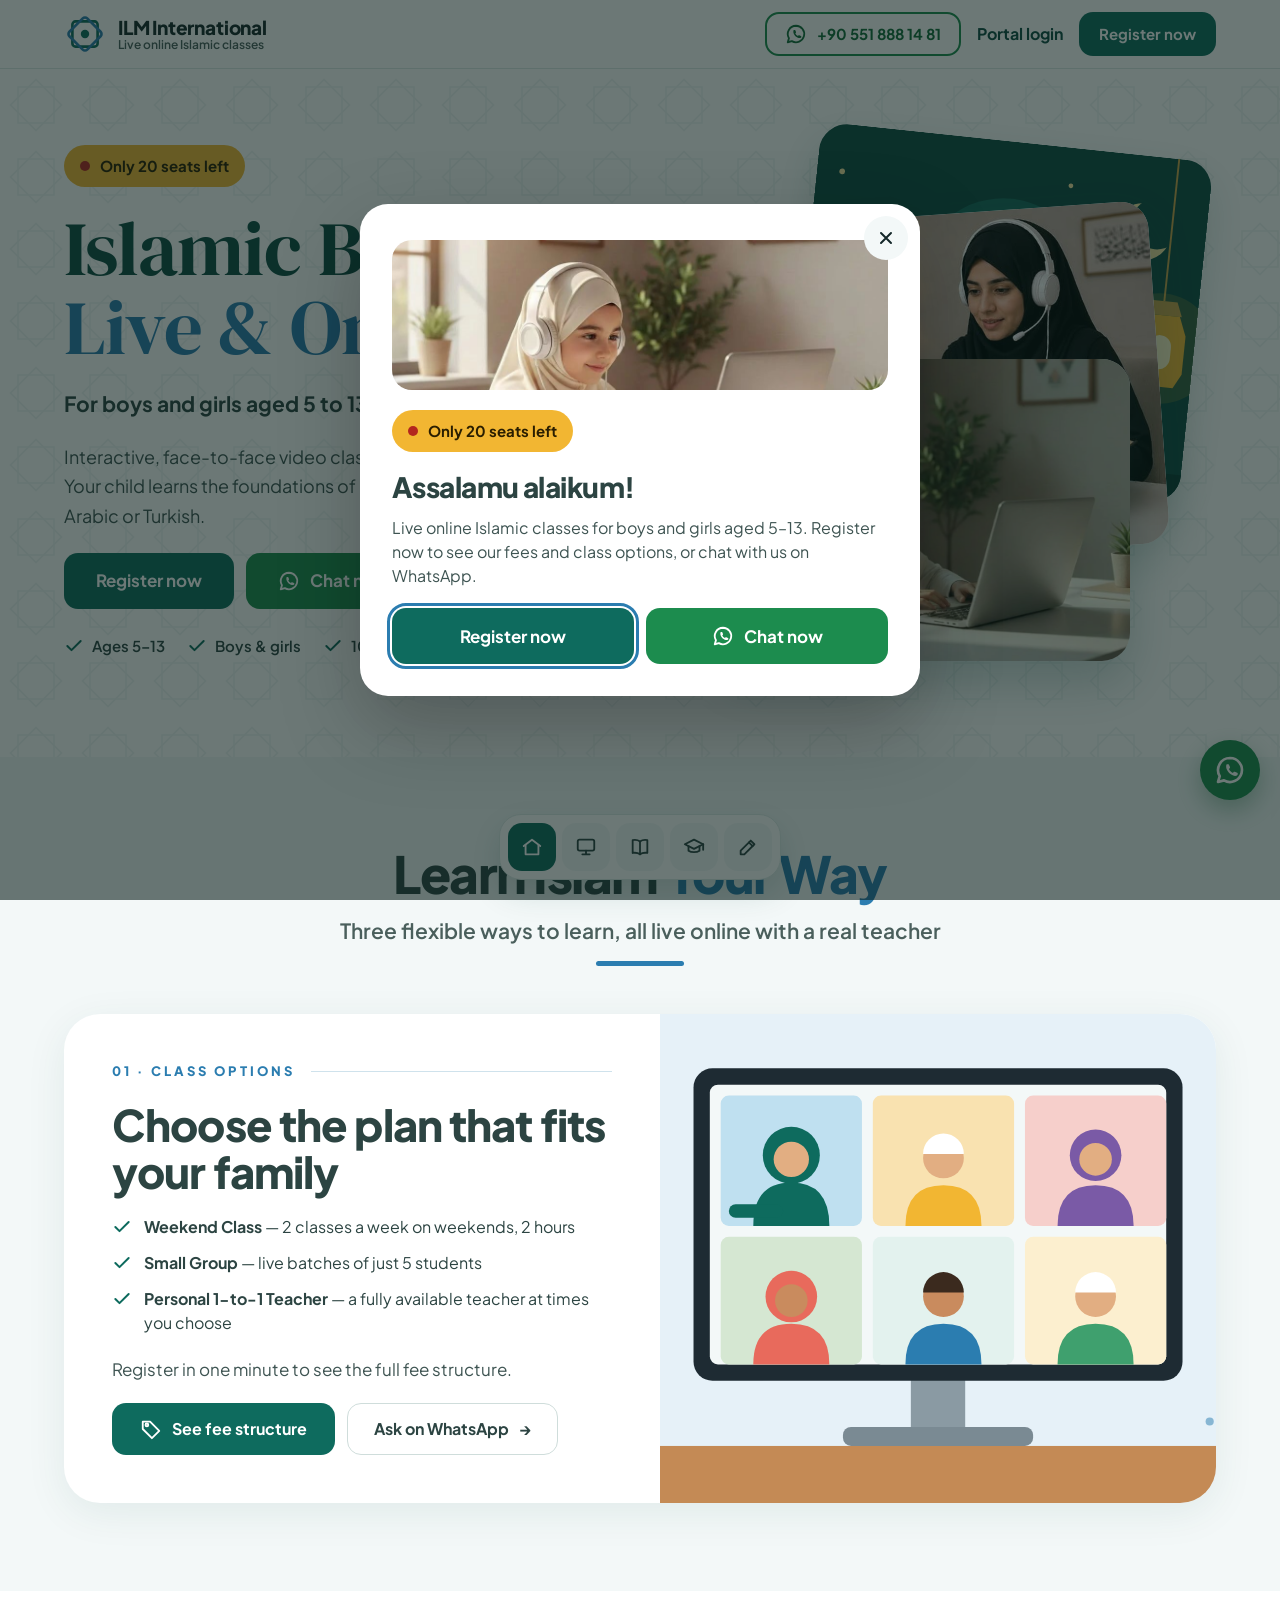
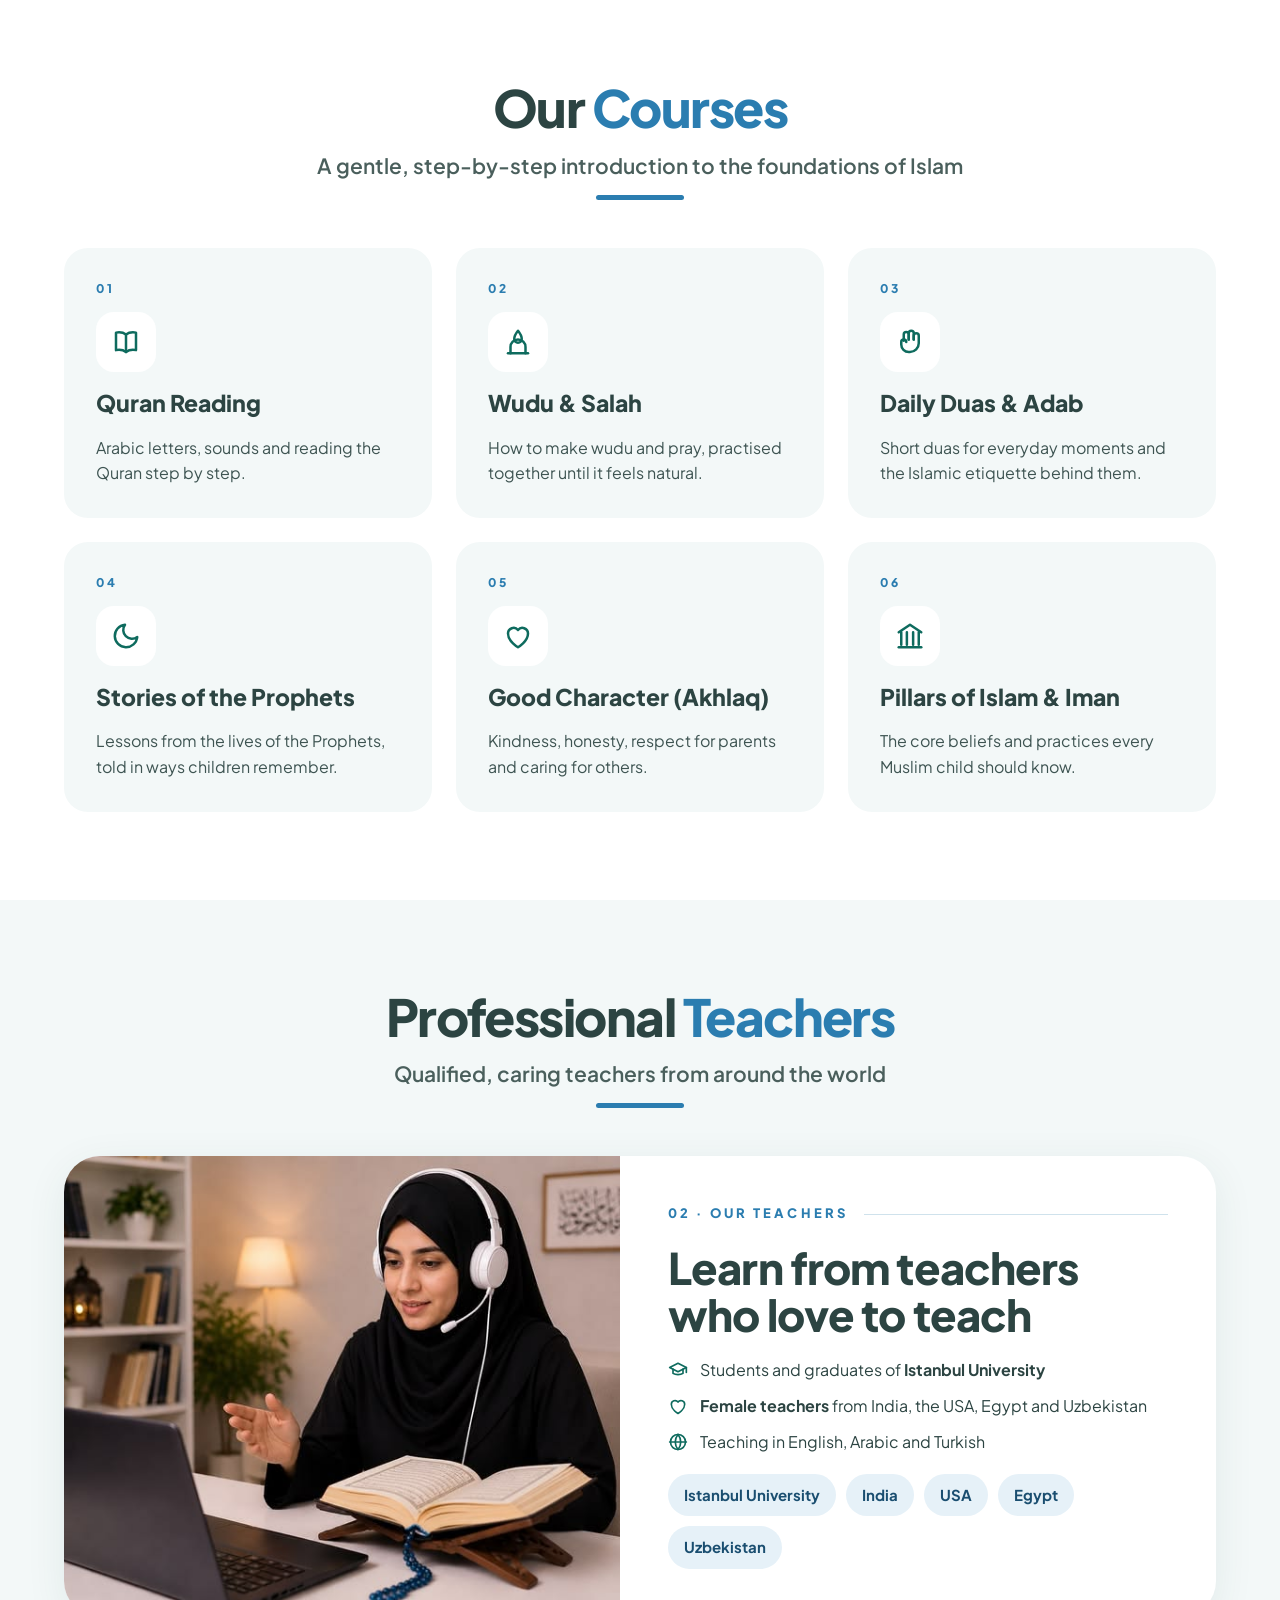
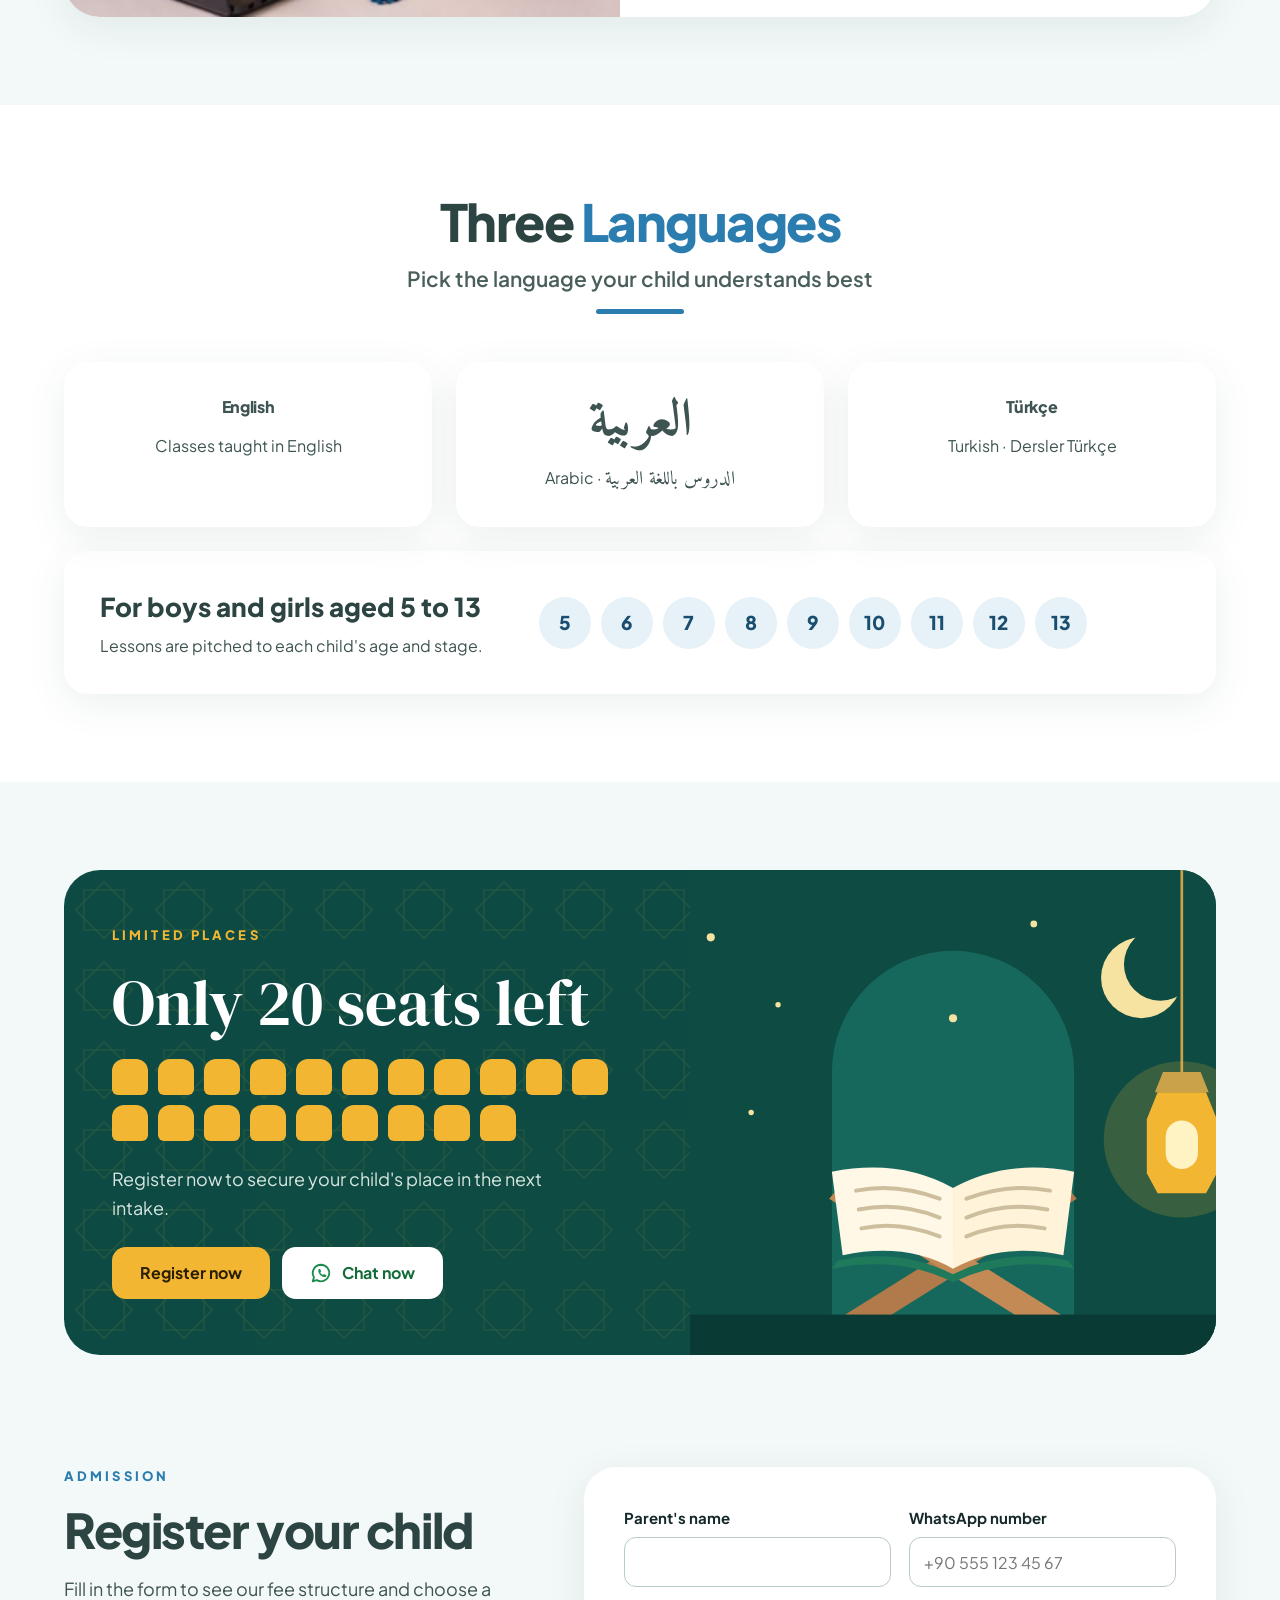
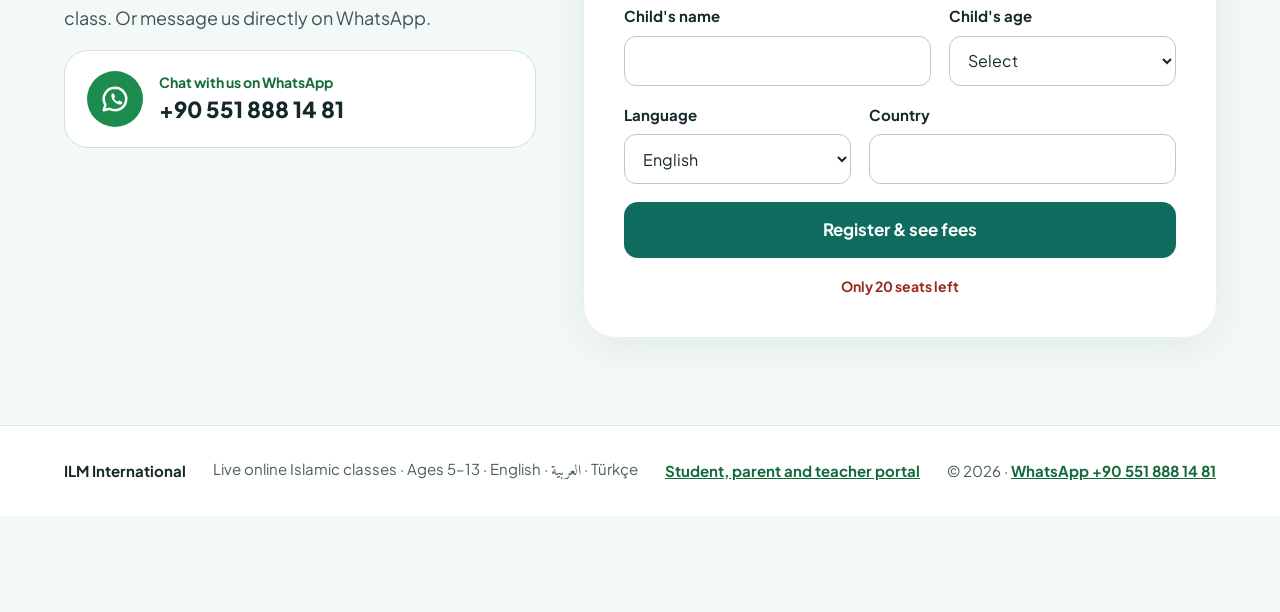
<file: index.html>
<!doctype html>
<html lang="en">
<head>
<meta charset="utf-8">
<meta name="viewport" content="width=device-width, initial-scale=1">
<title>ILM International | Live Online Islamic Classes for Children (Ages 5–13)</title>
<meta name="description" content="Live online Islamic classes for boys and girls aged 5 to 13 with professional teachers. Learn in English, Arabic or Turkish. Only 20 seats left.">
<meta name="theme-color" content="#0E6B5E">
<meta property="og:title" content="ILM International | Live Online Islamic Classes for Children">
<meta property="og:description" content="Islamic basics for boys and girls aged 5–13, taught live online in English, Arabic or Turkish.">
<meta property="og:type" content="website">
<link rel="icon" href="logo.svg" type="image/svg+xml">
<link rel="preconnect" href="https://fonts.googleapis.com">
<link rel="preconnect" href="https://fonts.gstatic.com" crossorigin>
<link rel="stylesheet" href="https://fonts.googleapis.com/css2?family=Amiri:wght@400;700&family=DM+Serif+Display&family=Plus+Jakarta+Sans:wght@400;500;600;700;800&display=swap">
<link rel="stylesheet" href="styles.css">
<script src="pixel.js"></script>
</head>
<body data-landing>

<svg width="0" height="0" style="position:absolute" aria-hidden="true">
  <symbol id="i-wa" viewBox="0 0 24 24"><path d="M12 3a9 9 0 0 0-7.7 13.6L3 21l4.5-1.2A9 9 0 1 0 12 3z" fill="none" stroke="currentColor" stroke-width="2" stroke-linejoin="round"/><path d="M9.2 8.2c.3-.6.6-.6.9-.6h.6c.2 0 .4.1.5.4l.8 1.8c.1.3 0 .5-.1.7l-.5.6c-.1.2-.2.4 0 .6.5.9 1.4 1.8 2.3 2.3.2.1.4.1.6 0l.6-.6c.2-.2.4-.2.7-.1l1.8.8c.3.1.4.3.4.5v.6c0 .3-.1.6-.6.9-.5.3-1.6.6-3.2-.1-1.9-.8-3.6-2.5-4.4-4.4-.7-1.6-.4-2.7-.4-3.2z" fill="currentColor"/></symbol>
  <symbol id="i-check" viewBox="0 0 24 24"><path d="M20 6 9 17l-5-5" fill="none" stroke="currentColor" stroke-width="2.4" stroke-linecap="round" stroke-linejoin="round"/></symbol>
  <symbol id="i-book" viewBox="0 0 24 24"><g fill="none" stroke="currentColor" stroke-width="2" stroke-linecap="round" stroke-linejoin="round"><path d="M12 6c-2-1.5-5-2-8-1.5v14c3-.5 6 0 8 1.5 2-1.5 5-2 8-1.5v-14c-3-.5-6 0-8 1.5z"/><path d="M12 6v14"/></g></symbol>
  <symbol id="i-pray" viewBox="0 0 24 24"><g fill="none" stroke="currentColor" stroke-width="2" stroke-linecap="round" stroke-linejoin="round"><path d="M12 3c2 2.5 3 4.5 3 6.5a3 3 0 0 1-6 0C9 7.5 10 5.5 12 3z"/><path d="M4 21h16"/><path d="M6 21v-5a6 6 0 0 1 12 0v5"/></g></symbol>
  <symbol id="i-hands" viewBox="0 0 24 24"><g fill="none" stroke="currentColor" stroke-width="2" stroke-linecap="round" stroke-linejoin="round"><path d="M7 11V6a2 2 0 0 1 4 0v4"/><path d="M11 10V5a2 2 0 0 1 4 0v5"/><path d="M15 10V7a2 2 0 0 1 4 0v6a7 7 0 0 1-7 7h-1a6 6 0 0 1-6-6v-2a2 2 0 0 1 4 0"/></g></symbol>
  <symbol id="i-moon" viewBox="0 0 24 24"><path d="M21 12.8A9 9 0 1 1 11.2 3a7 7 0 0 0 9.8 9.8z" fill="none" stroke="currentColor" stroke-width="2" stroke-linecap="round" stroke-linejoin="round"/></symbol>
  <symbol id="i-heart" viewBox="0 0 24 24"><path d="M12 21s-8-4.6-8-11a4.5 4.5 0 0 1 8-2.8A4.5 4.5 0 0 1 20 10c0 6.4-8 11-8 11z" fill="none" stroke="currentColor" stroke-width="2" stroke-linecap="round" stroke-linejoin="round"/></symbol>
  <symbol id="i-pillars" viewBox="0 0 24 24"><g fill="none" stroke="currentColor" stroke-width="2" stroke-linecap="round" stroke-linejoin="round"><path d="M3 9l9-6 9 6"/><path d="M5 9v10M9.5 9v10M14.5 9v10M19 9v10"/><path d="M3 21h18"/></g></symbol>
  <symbol id="i-globe" viewBox="0 0 24 24"><g fill="none" stroke="currentColor" stroke-width="2" stroke-linecap="round" stroke-linejoin="round"><path d="M2 12h20"/><circle cx="12" cy="12" r="9"/><path d="M12 3a14 14 0 0 1 0 18a14 14 0 0 1 0-18"/></g></symbol>
  <symbol id="i-monitor" viewBox="0 0 24 24"><g fill="none" stroke="currentColor" stroke-width="2" stroke-linecap="round" stroke-linejoin="round"><rect x="3" y="4" width="18" height="12" rx="2"/><path d="M8 20h8M12 16v4"/></g></symbol>
  <symbol id="i-cap" viewBox="0 0 24 24"><g fill="none" stroke="currentColor" stroke-width="2" stroke-linecap="round" stroke-linejoin="round"><path d="M2 9l10-5 10 5-10 5z"/><path d="M6 11v5c3 2 9 2 12 0v-5"/><path d="M22 9v6"/></g></symbol>
  <symbol id="i-home" viewBox="0 0 24 24"><g fill="none" stroke="currentColor" stroke-width="2" stroke-linecap="round" stroke-linejoin="round"><path d="M3 11l9-7 9 7"/><path d="M5 10v10h14V10"/></g></symbol>
  <symbol id="i-pencil" viewBox="0 0 24 24"><g fill="none" stroke="currentColor" stroke-width="2" stroke-linecap="round" stroke-linejoin="round"><path d="M4 20h4L19 9l-4-4L4 16z"/><path d="M13 7l4 4"/></g></symbol>
  <symbol id="i-tag" viewBox="0 0 24 24"><g fill="none" stroke="currentColor" stroke-width="2" stroke-linecap="round" stroke-linejoin="round"><path d="M3 12V4h8l10 10-8 8z"/><circle cx="7.5" cy="7.5" r="1.5"/></g></symbol>
  <symbol id="i-close" viewBox="0 0 24 24"><path d="M6 6l12 12M18 6 6 18" fill="none" stroke="currentColor" stroke-width="2.4" stroke-linecap="round"/></symbol>
</svg>

<header class="site-header">
  <div class="container">
    <a class="brand" href="index.html">
      <img src="logo.svg" alt="" width="42" height="42">
      <span class="brand-name"><strong>ILM International</strong><span>Live online Islamic classes</span></span>
    </a>
    <div class="header-actions">
      <a class="btn header-wa" data-wa-chat href="https://wa.me/905518881481"><svg class="wa-icon"><use href="#i-wa"/></svg><span class="wa-num">+90 551 888 14 81</span><span class="visually-hidden">Chat on WhatsApp</span></a>
      <a class="header-portal" href="portal.html">Portal login</a>
      <a class="btn btn-primary" href="#register" data-open-register data-fees-if-known>Register now</a>
    </div>
  </div>
</header>

<main>
<section class="hero" id="top">
  <svg class="pattern" style="opacity:.06" aria-hidden="true"><defs><pattern id="pHero" width="72" height="72" patternUnits="userSpaceOnUse"><rect x="18" y="18" width="36" height="36" fill="none" stroke="#0E6B5E" stroke-width="1.5"/><rect x="18" y="18" width="36" height="36" fill="none" stroke="#0E6B5E" stroke-width="1.5" transform="rotate(45 36 36)"/></pattern></defs><rect width="100%" height="100%" fill="url(#pHero)"/></svg>
  <div class="container">
    <div class="hero-copy">
      <span class="badge"><span class="badge-dot" aria-hidden="true"></span>Only 20 seats left</span>
      <h1 class="display"><span class="t1">Islamic Basics</span><br><span class="t2">Live &amp; Online</span></h1>
      <p class="hero-sub">For boys and girls aged 5 to 13</p>
      <p class="hero-text">Interactive, face-to-face video classes with professional teachers. Your child learns the foundations of Islam from home, in English, Arabic or Turkish.</p>
      <div class="btn-row">
        <a class="btn btn-primary btn-lg" href="#register" data-open-register data-fees-if-known>Register now</a>
        <a class="btn btn-wa btn-lg" data-wa-chat href="https://wa.me/905518881481"><svg class="wa-icon"><use href="#i-wa"/></svg>Chat now</a>
      </div>
      <ul class="ticks">
        <li><svg><use href="#i-check"/></svg>Ages 5–13</li>
        <li><svg><use href="#i-check"/></svg>Boys &amp; girls</li>
        <li><svg><use href="#i-check"/></svg>100% live online</li>
        <li><svg><use href="#i-check"/></svg>3 languages</li>
      </ul>
    </div>
    <div class="hero-art">
      <div class="stack">
        <figure class="s1"><img src="quran.svg" alt="The Quran on a wooden stand beside a lantern"></figure>
        <figure class="s2"><img class="photo" src="teacher.jpg" alt="A teacher leading a live online Quran lesson" width="735" height="490"></figure>
        <figure class="s3"><img class="photo" src="student.jpg" alt="A girl joining a live online Islamic class from home" width="1024" height="710" fetchpriority="high"><figcaption>Live online classes</figcaption></figure>
      </div>
    </div>
  </div>
</section>

<section class="section" id="plans">
  <div class="container">
    <div class="section-title">
      <h2>Learn Islam <span>Your Way</span></h2>
      <p>Three flexible ways to learn, all live online with a real teacher</p>
      <span class="bar" aria-hidden="true"></span>
    </div>

    <div class="split">
      <div class="split-body">
        <div class="split-head"><span class="eyebrow">01 · Class options</span></div>
        <h3>Choose the plan that fits your family</h3>
        <ul class="feature-list">
          <li><svg><use href="#i-check"/></svg><span><strong>Weekend Class</strong> — 2 classes a week on weekends, 2 hours</span></li>
          <li><svg><use href="#i-check"/></svg><span><strong>Small Group</strong> — live batches of just 5 students</span></li>
          <li><svg><use href="#i-check"/></svg><span><strong>Personal 1-to-1 Teacher</strong> — a fully available teacher at times you choose</span></li>
        </ul>
        <p>Register in one minute to see the full fee structure.</p>
        <div class="btn-row">
          <a class="btn btn-primary" href="fees.html" data-open-register data-fees-if-known><svg class="wa-icon"><use href="#i-tag"/></svg>See fee structure</a>
          <a class="btn btn-ghost" data-wa-chat="Assalamu alaikum ILM International! Could you tell me about the class options for my child?" href="https://wa.me/905518881481">Ask on WhatsApp <span aria-hidden="true">→</span></a>
        </div>
      </div>
      <div class="split-media"><img src="group.svg" alt="A teacher and five students in a live online class" loading="lazy"></div>
    </div>
  </div>
</section>

<section class="section section-white" id="courses">
  <div class="container">
    <div class="section-title">
      <h2>Our <span>Courses</span></h2>
      <p>A gentle, step-by-step introduction to the foundations of Islam</p>
      <span class="bar" aria-hidden="true"></span>
    </div>
    <div class="grid">
      <article class="card card-soft"><span class="num">01</span><span class="icon-chip"><svg><use href="#i-book"/></svg></span><h3>Quran Reading</h3><p>Arabic letters, sounds and reading the Quran step by step.</p></article>
      <article class="card card-soft"><span class="num">02</span><span class="icon-chip"><svg><use href="#i-pray"/></svg></span><h3>Wudu &amp; Salah</h3><p>How to make wudu and pray, practised together until it feels natural.</p></article>
      <article class="card card-soft"><span class="num">03</span><span class="icon-chip"><svg><use href="#i-hands"/></svg></span><h3>Daily Duas &amp; Adab</h3><p>Short duas for everyday moments and the Islamic etiquette behind them.</p></article>
      <article class="card card-soft"><span class="num">04</span><span class="icon-chip"><svg><use href="#i-moon"/></svg></span><h3>Stories of the Prophets</h3><p>Lessons from the lives of the Prophets, told in ways children remember.</p></article>
      <article class="card card-soft"><span class="num">05</span><span class="icon-chip"><svg><use href="#i-heart"/></svg></span><h3>Good Character (Akhlaq)</h3><p>Kindness, honesty, respect for parents and caring for others.</p></article>
      <article class="card card-soft"><span class="num">06</span><span class="icon-chip"><svg><use href="#i-pillars"/></svg></span><h3>Pillars of Islam &amp; Iman</h3><p>The core beliefs and practices every Muslim child should know.</p></article>
    </div>
  </div>
</section>

<section class="section" id="teachers">
  <div class="container">
    <div class="section-title">
      <h2>Professional <span>Teachers</span></h2>
      <p>Qualified, caring teachers from around the world</p>
      <span class="bar" aria-hidden="true"></span>
    </div>
    <div class="split">
      <div class="split-media"><img class="photo" src="teacher.jpg" alt="One of our teachers giving a live online Quran lesson" loading="lazy" width="735" height="490"></div>
      <div class="split-body">
        <div class="split-head"><span class="eyebrow">02 · Our teachers</span></div>
        <h3>Learn from teachers who love to teach</h3>
        <ul class="feature-list">
          <li><svg><use href="#i-cap"/></svg><span>Students and graduates of <strong>Istanbul University</strong></span></li>
          <li><svg><use href="#i-heart"/></svg><span><strong>Female teachers</strong> from India, the USA, Egypt and Uzbekistan</span></li>
          <li><svg><use href="#i-globe"/></svg><span>Teaching in English, Arabic and Turkish</span></li>
        </ul>
        <ul class="chips" aria-label="Where our teachers come from">
          <li>Istanbul University</li><li>India</li><li>USA</li><li>Egypt</li><li>Uzbekistan</li>
        </ul>
      </div>
    </div>
  </div>
</section>

<section class="section section-white" id="languages">
  <div class="container">
    <div class="section-title">
      <h2>Three <span>Languages</span></h2>
      <p>Pick the language your child understands best</p>
      <span class="bar" aria-hidden="true"></span>
    </div>
    <div class="grid">
      <article class="card lang-card"><p class="lang-name">English</p><p>Classes taught in English</p></article>
      <article class="card lang-card"><p class="lang-name ar" lang="ar" dir="rtl">العربية</p><p>Arabic · <span class="ar" lang="ar" dir="rtl" style="font-size:19px">الدروس باللغة العربية</span></p></article>
      <article class="card lang-card"><p class="lang-name" lang="tr">Türkçe</p><p>Turkish · <span lang="tr">Dersler Türkçe</span></p></article>
    </div>
    <div class="ages">
      <div class="ages-text"><h3>For boys and girls aged 5 to 13</h3><p>Lessons are pitched to each child's age and stage.</p></div>
      <ul class="age-dots" aria-label="Ages 5 to 13"><li>5</li><li>6</li><li>7</li><li>8</li><li>9</li><li>10</li><li>11</li><li>12</li><li>13</li></ul>
    </div>
  </div>
</section>

<section class="section">
  <div class="container">
    <div class="band">
      <svg class="pattern" style="opacity:.1" aria-hidden="true"><defs><pattern id="pBand" width="80" height="80" patternUnits="userSpaceOnUse"><rect x="20" y="20" width="40" height="40" fill="none" stroke="#F2B632" stroke-width="1.3"/><rect x="20" y="20" width="40" height="40" fill="none" stroke="#F2B632" stroke-width="1.3" transform="rotate(45 40 40)"/></pattern></defs><rect width="100%" height="100%" fill="url(#pBand)"/></svg>
      <div class="band-body">
        <span class="eyebrow">Limited places</span>
        <h2>Only 20 seats left</h2>
        <ul class="seats" aria-label="20 seats available"><li></li><li></li><li></li><li></li><li></li><li></li><li></li><li></li><li></li><li></li><li></li><li></li><li></li><li></li><li></li><li></li><li></li><li></li><li></li><li></li></ul>
        <p>Register now to secure your child's place in the next intake.</p>
        <div class="btn-row">
          <a class="btn btn-gold" href="#register" data-open-register data-fees-if-known>Register now</a>
          <a class="btn btn-white" data-wa-chat href="https://wa.me/905518881481"><svg class="wa-icon" style="color:#1C8C4E"><use href="#i-wa"/></svg>Chat now</a>
        </div>
      </div>
      <div class="band-media"><img src="quran.svg" alt="The Quran on a wooden stand beside a lantern" loading="lazy"></div>
    </div>
  </div>
</section>

<section class="section" id="register" style="padding-top:24px">
  <div class="container register">
    <div class="register-copy">
      <span class="eyebrow">Admission</span>
      <h2>Register your child</h2>
      <p>Fill in the form to see our fee structure and choose a class. Or message us directly on WhatsApp.</p>
      <a class="wa-card" data-wa-chat href="https://wa.me/905518881481">
        <span class="wa-round"><svg style="color:#fff"><use href="#i-wa"/></svg></span>
        <span><small>Chat with us on WhatsApp</small><strong>+90 551 888 14 81</strong></span>
      </a>
    </div>
    <div class="form-card">
      <form class="lead-form" novalidate>
        <div class="row">
          <div class="field"><label for="f-parent">Parent's name</label><input id="f-parent" name="parent" autocomplete="name" required></div>
          <div class="field"><label for="f-wa">WhatsApp number</label><input id="f-wa" name="whatsapp" type="tel" autocomplete="tel" placeholder="+90 555 123 45 67" required></div>
        </div>
        <div class="row">
          <div class="field"><label for="f-child">Child's name</label><input id="f-child" name="child" required></div>
          <div class="field small"><label for="f-age">Child's age</label>
            <select id="f-age" name="age" required><option value="">Select</option><option>5</option><option>6</option><option>7</option><option>8</option><option>9</option><option>10</option><option>11</option><option>12</option><option>13</option></select></div>
        </div>
        <div class="row">
          <div class="field small"><label for="f-lang">Language</label>
            <select id="f-lang" name="language"><option>English</option><option>Arabic</option><option>Turkish</option></select></div>
          <div class="field"><label for="f-country">Country</label><input id="f-country" name="country" autocomplete="country-name"></div>
        </div>
        <div class="hp" aria-hidden="true"><label for="f-web">Website</label><input id="f-web" name="website" tabindex="-1" autocomplete="off"></div>
        <p class="form-error" role="alert" hidden></p>
        <button class="btn btn-primary btn-lg btn-block" type="submit">Register &amp; see fees</button>
        <p class="seats-note">Only 20 seats left</p>
      </form>
    </div>
  </div>
</section>
</main>

<footer class="site-footer">
  <div class="container">
    <strong>ILM International</strong>
    <span>Live online Islamic classes · Ages 5–13 · English · <span class="ar" lang="ar">العربية</span> · Türkçe</span>
    <span><a href="portal.html">Student, parent and teacher portal</a></span>
    <span>© <span data-year>2026</span> · <a data-wa-chat href="https://wa.me/905518881481">WhatsApp +90 551 888 14 81</a></span>
  </div>
</footer>

<a class="wa-float" data-wa-chat href="https://wa.me/905518881481" aria-label="Chat on WhatsApp, +90 551 888 14 81"><svg style="color:#fff"><use href="#i-wa"/></svg></a>

<nav class="dock" aria-label="Quick links">
  <a class="active" href="#top" aria-label="Home"><svg><use href="#i-home"/></svg></a>
  <a href="#plans" aria-label="Class options"><svg><use href="#i-monitor"/></svg></a>
  <a href="#courses" aria-label="Courses"><svg><use href="#i-book"/></svg></a>
  <a href="#teachers" aria-label="Teachers"><svg><use href="#i-cap"/></svg></a>
  <a href="#register" aria-label="Register"><svg><use href="#i-pencil"/></svg></a>
</nav>

<div class="modal" id="leadModal" role="dialog" aria-modal="true" aria-labelledby="modalTitle" hidden>
  <div class="modal-box">
    <button class="modal-close" type="button" data-close aria-label="Close"><svg><use href="#i-close"/></svg></button>

    <div data-step="intro">
      <div class="modal-art"><img class="photo" src="student.jpg" alt="" width="1024" height="710"></div>
      <span class="badge" style="margin-bottom:14px"><span class="badge-dot" aria-hidden="true"></span>Only 20 seats left</span>
      <h2 id="modalTitle">Assalamu alaikum!</h2>
      <p class="lead">Live online Islamic classes for boys and girls aged 5–13. Register now to see our fees and class options, or chat with us on WhatsApp.</p>
      <div class="btn-row">
        <button class="btn btn-primary btn-lg" type="button" data-go-register>Register now</button>
        <a class="btn btn-wa btn-lg" data-wa-chat href="https://wa.me/905518881481"><svg class="wa-icon"><use href="#i-wa"/></svg>Chat now</a>
      </div>
    </div>

    <div data-step="form" hidden>
      <h2>Register your child</h2>
      <p class="lead">Takes one minute. You'll see the fee structure right after.</p>
      <form class="lead-form" novalidate>
        <div class="row">
          <div class="field"><label for="m-parent">Parent's name</label><input id="m-parent" name="parent" autocomplete="name" required></div>
          <div class="field"><label for="m-wa">WhatsApp number</label><input id="m-wa" name="whatsapp" type="tel" autocomplete="tel" placeholder="+90 555 123 45 67" required></div>
        </div>
        <div class="row">
          <div class="field"><label for="m-child">Child's name</label><input id="m-child" name="child" required></div>
          <div class="field small"><label for="m-age">Age</label>
            <select id="m-age" name="age" required><option value="">Select</option><option>5</option><option>6</option><option>7</option><option>8</option><option>9</option><option>10</option><option>11</option><option>12</option><option>13</option></select></div>
        </div>
        <div class="row">
          <div class="field small"><label for="m-lang">Language</label>
            <select id="m-lang" name="language"><option>English</option><option>Arabic</option><option>Turkish</option></select></div>
          <div class="field"><label for="m-country">Country</label><input id="m-country" name="country" autocomplete="country-name"></div>
        </div>
        <div class="hp" aria-hidden="true"><label for="m-web">Website</label><input id="m-web" name="website" tabindex="-1" autocomplete="off"></div>
        <p class="form-error" role="alert" hidden></p>
        <button class="btn btn-primary btn-lg btn-block" type="submit">Register &amp; see fees</button>
        <a class="btn btn-ghost btn-block" data-wa-chat href="https://wa.me/905518881481"><svg class="wa-icon" style="color:#1C8C4E"><use href="#i-wa"/></svg>Prefer to chat? WhatsApp us</a>
      </form>
    </div>
  </div>
</div>

<script src="app.js" defer></script>
</body>
</html>
</file>
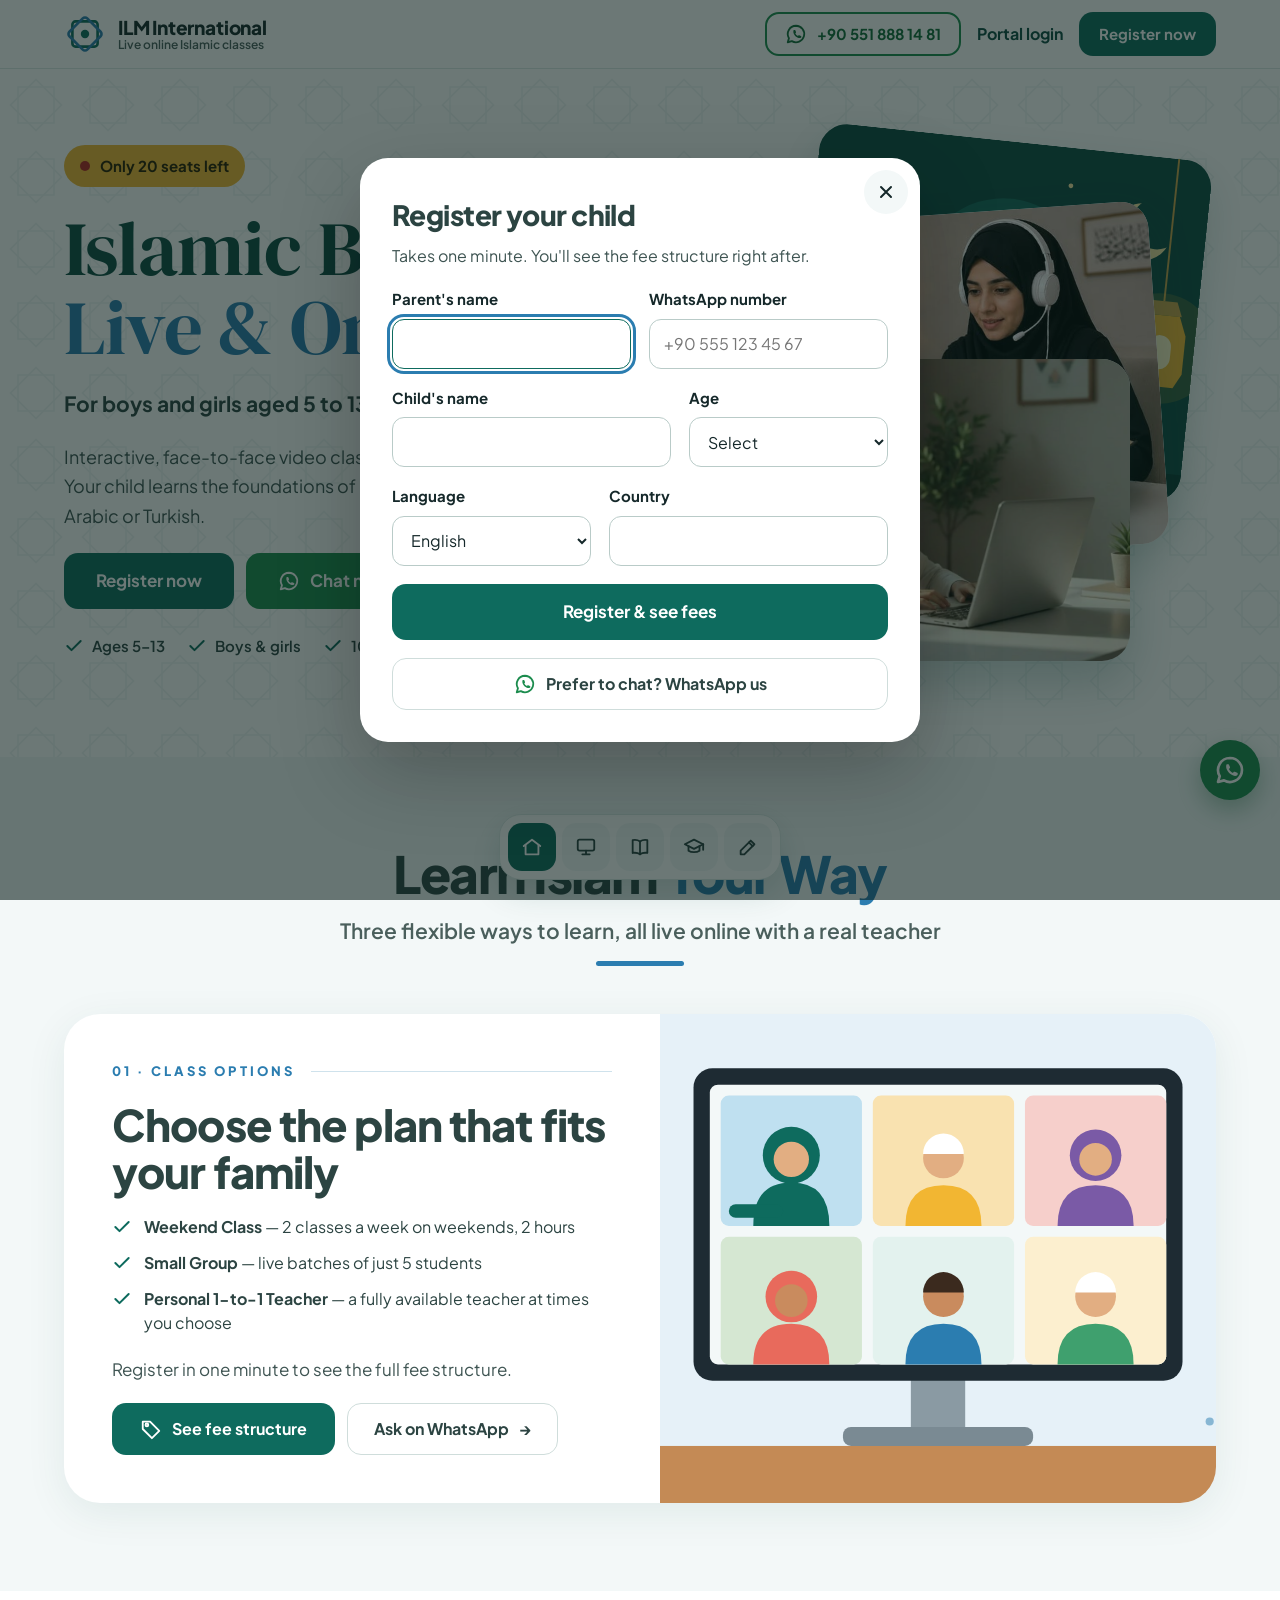
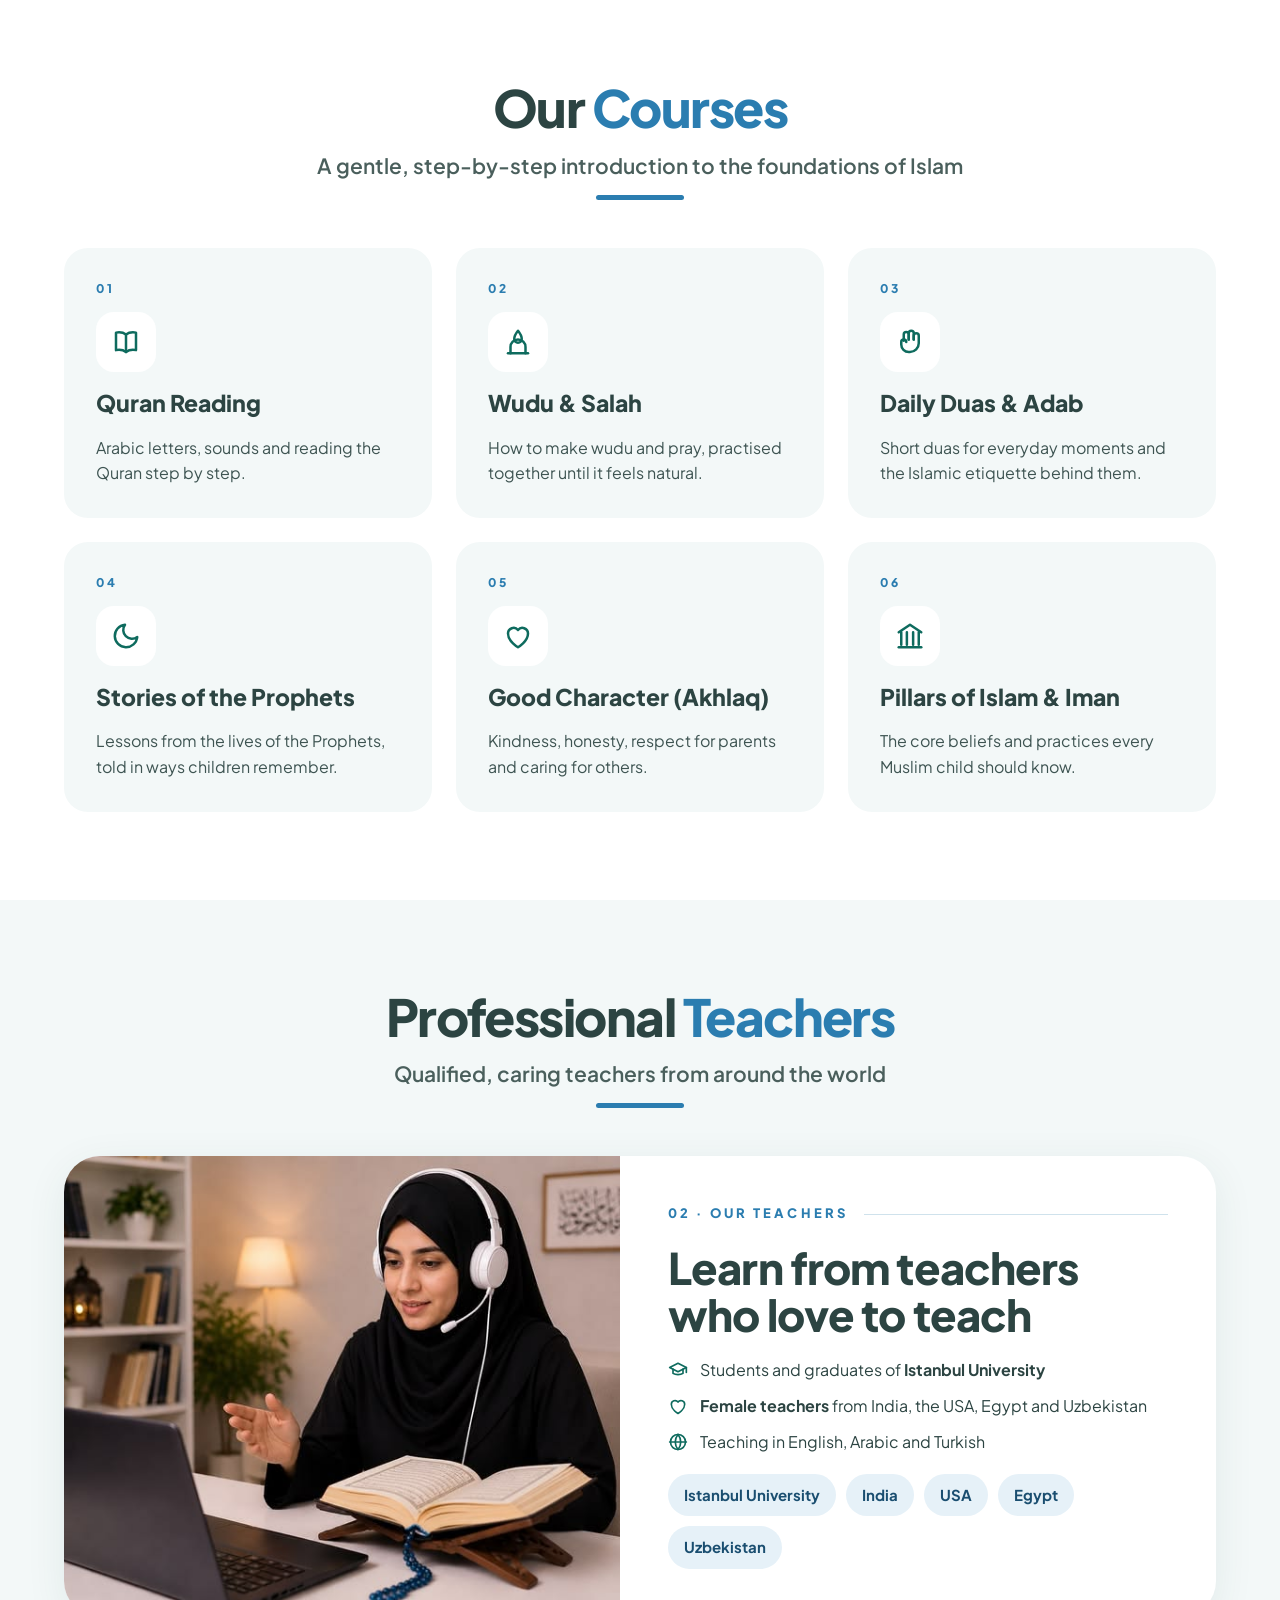
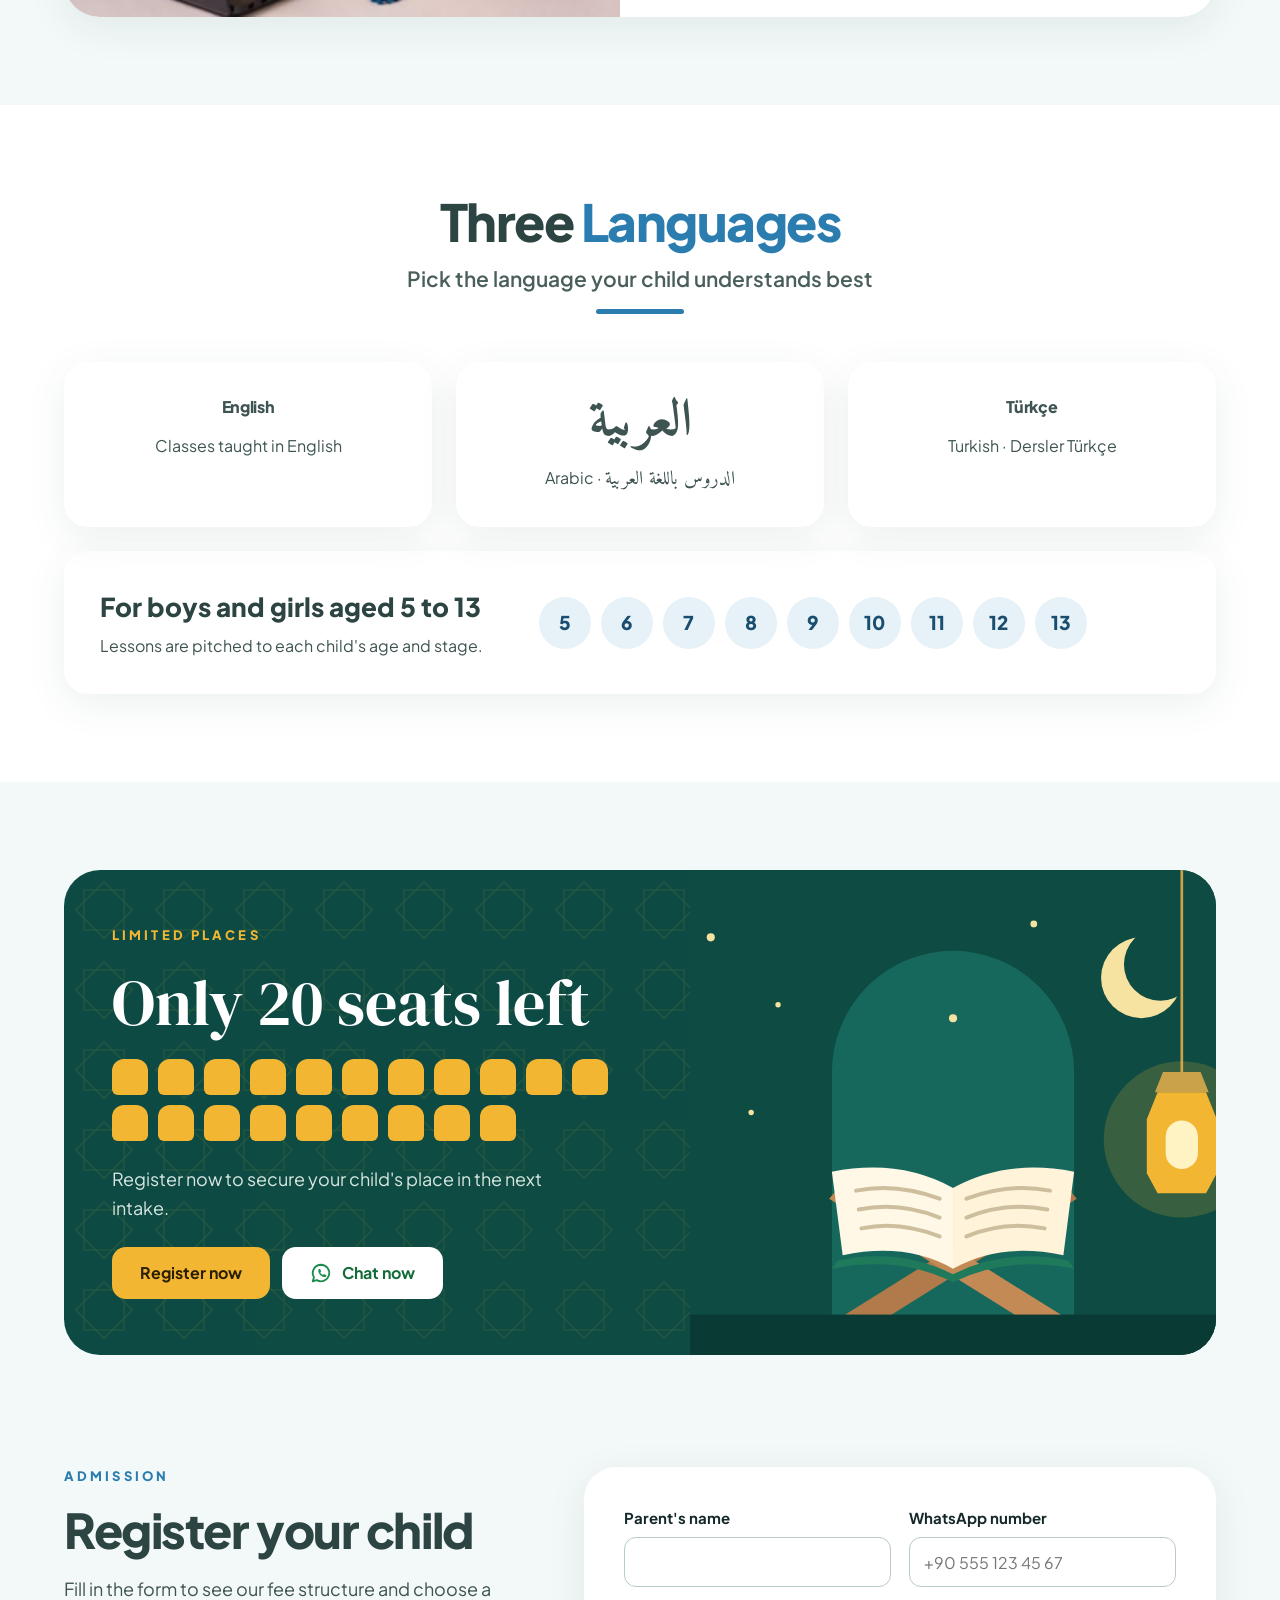
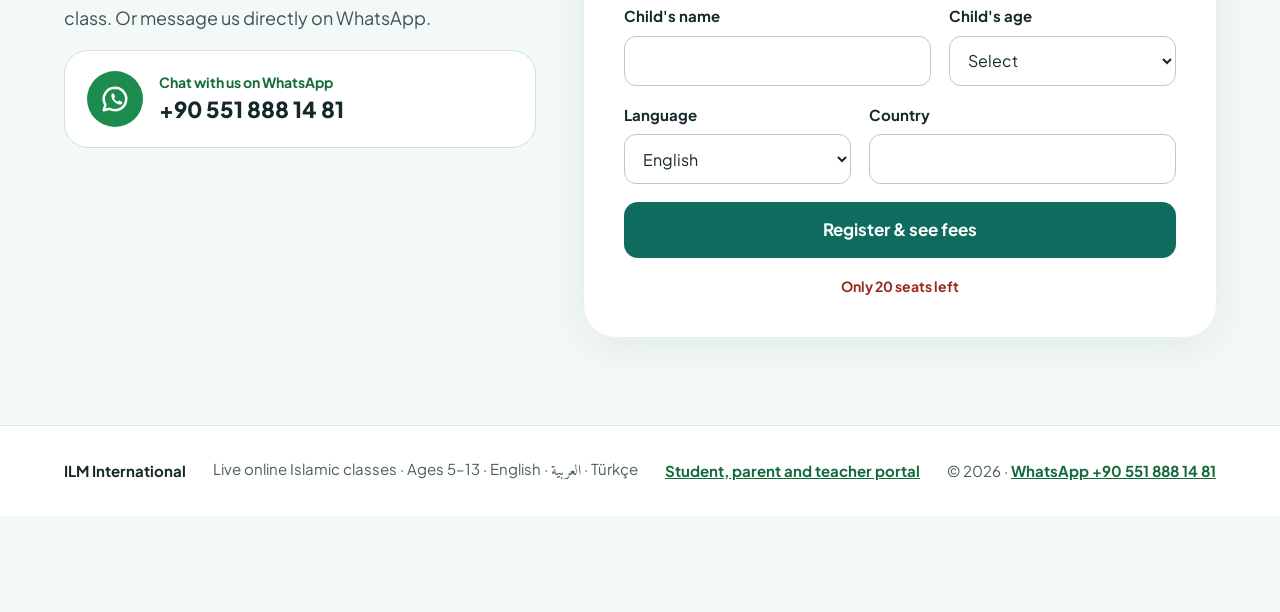
<file: fees.html>
<!doctype html>
<html lang="en">
<head>
<meta charset="utf-8">
<meta name="viewport" content="width=device-width, initial-scale=1">
<title>Fee Structure | ILM International</title>
<meta name="robots" content="noindex">
<meta name="theme-color" content="#0E6B5E">
<link rel="icon" href="logo.svg" type="image/svg+xml">
<link rel="preconnect" href="https://fonts.googleapis.com">
<link rel="preconnect" href="https://fonts.gstatic.com" crossorigin>
<link rel="stylesheet" href="https://fonts.googleapis.com/css2?family=Amiri:wght@400;700&family=DM+Serif+Display&family=Plus+Jakarta+Sans:wght@400;500;600;700;800&display=swap">
<link rel="stylesheet" href="styles.css">
<script src="pixel.js"></script>
<script>
  /* Send visitors who have not registered back to the form before anything renders */
  (function () { try { if (!localStorage.getItem('ilm_lead_v1')) location.replace('index.html?register=1'); } catch (e) {} })();
</script>
</head>
<body data-fees>

<svg width="0" height="0" style="position:absolute" aria-hidden="true">
  <symbol id="i-wa" viewBox="0 0 24 24"><path d="M12 3a9 9 0 0 0-7.7 13.6L3 21l4.5-1.2A9 9 0 1 0 12 3z" fill="none" stroke="currentColor" stroke-width="2" stroke-linejoin="round"/><path d="M9.2 8.2c.3-.6.6-.6.9-.6h.6c.2 0 .4.1.5.4l.8 1.8c.1.3 0 .5-.1.7l-.5.6c-.1.2-.2.4 0 .6.5.9 1.4 1.8 2.3 2.3.2.1.4.1.6 0l.6-.6c.2-.2.4-.2.7-.1l1.8.8c.3.1.4.3.4.5v.6c0 .3-.1.6-.6.9-.5.3-1.6.6-3.2-.1-1.9-.8-3.6-2.5-4.4-4.4-.7-1.6-.4-2.7-.4-3.2z" fill="currentColor"/></symbol>
  <symbol id="i-check" viewBox="0 0 24 24"><path d="M20 6 9 17l-5-5" fill="none" stroke="currentColor" stroke-width="2.4" stroke-linecap="round" stroke-linejoin="round"/></symbol>
  <symbol id="i-phone" viewBox="0 0 24 24"><path d="M5 4h4l2 5-2.5 1.5a11 11 0 0 0 5 5L15 13l5 2v4a2 2 0 0 1-2 2A16 16 0 0 1 3 6a2 2 0 0 1 2-2" fill="none" stroke="currentColor" stroke-width="2" stroke-linecap="round" stroke-linejoin="round"/></symbol>
  <symbol id="i-home" viewBox="0 0 24 24"><g fill="none" stroke="currentColor" stroke-width="2" stroke-linecap="round" stroke-linejoin="round"><path d="M3 11l9-7 9 7"/><path d="M5 10v10h14V10"/></g></symbol>
  <symbol id="i-tag" viewBox="0 0 24 24"><g fill="none" stroke="currentColor" stroke-width="2" stroke-linecap="round" stroke-linejoin="round"><path d="M3 12V4h8l10 10-8 8z"/><circle cx="7.5" cy="7.5" r="1.5"/></g></symbol>
  <symbol id="i-book" viewBox="0 0 24 24"><g fill="none" stroke="currentColor" stroke-width="2" stroke-linecap="round" stroke-linejoin="round"><path d="M12 6c-2-1.5-5-2-8-1.5v14c3-.5 6 0 8 1.5 2-1.5 5-2 8-1.5v-14c-3-.5-6 0-8 1.5z"/><path d="M12 6v14"/></g></symbol>
</svg>

<header class="site-header">
  <div class="container">
    <a class="brand" href="index.html">
      <img src="logo.svg" alt="" width="42" height="42">
      <span class="brand-name"><strong>ILM International</strong><span>Live online Islamic classes</span></span>
    </a>
    <div class="header-actions">
      <a class="btn header-wa" data-wa-chat href="https://wa.me/905518881481"><svg class="wa-icon"><use href="#i-wa"/></svg><span class="wa-num">+90 551 888 14 81</span><span class="visually-hidden">Chat on WhatsApp</span></a>
    </div>
  </div>
</header>

<main>
<section class="fee-hero" id="top">
  <div class="container">
    <span class="badge"><span class="badge-dot" aria-hidden="true"></span>Only 20 seats left</span>
    <p class="greeting">Assalamu alaikum, <span data-parent-name>dear parent</span>!</p>
    <h1>Fee Structure</h1>
    <p>All classes are live and online, face-to-face over video, for boys and girls aged 5–13. Choose a plan and tap <strong>Get this class</strong> to book it on WhatsApp.</p>
  </div>
</section>

<section class="section" style="padding-top:48px">
  <div class="container">
    <div class="plans">

      <article class="plan">
        <div class="plan-media"><img src="quran.svg" alt=""></div>
        <span class="plan-tag">Weekends</span>
        <h2>Weekend Class</h2>
        <p class="price"><strong>$80</strong><span>/ month</span></p>
        <ul class="feature-list">
          <li><svg><use href="#i-check"/></svg><span>2 classes a week, on weekends</span></li>
          <li><svg><use href="#i-check"/></svg><span>2 hours</span></li>
          <li><svg><use href="#i-check"/></svg><span>Live online group class</span></li>
          <li><svg><use href="#i-check"/></svg><span>English, Arabic or Turkish</span></li>
        </ul>
        <div class="plan-actions">
          <a class="btn btn-wa btn-lg" data-plan="weekend" href="https://wa.me/905518881481"><svg class="wa-icon"><use href="#i-wa"/></svg>Get this class</a>
          <a class="btn btn-ghost" href="tel:+905518881481"><svg class="wa-icon"><use href="#i-phone"/></svg>Call us</a>
        </div>
      </article>

      <article class="plan featured">
        <div class="plan-media"><img src="group.svg" alt=""></div>
        <span class="plan-tag">Batch of 5</span>
        <h2>Small Group Class</h2>
        <p class="price"><strong>$150</strong><span>/ month</span></p>
        <ul class="feature-list">
          <li><svg><use href="#i-check"/></svg><span>Only 5 students per batch</span></li>
          <li><svg><use href="#i-check"/></svg><span>Live, face-to-face on video</span></li>
          <li><svg><use href="#i-check"/></svg><span>More personal attention for every child</span></li>
          <li><svg><use href="#i-check"/></svg><span>English, Arabic or Turkish</span></li>
        </ul>
        <div class="plan-actions">
          <a class="btn btn-wa btn-lg" data-plan="group" href="https://wa.me/905518881481"><svg class="wa-icon"><use href="#i-wa"/></svg>Get this class</a>
          <a class="btn btn-ghost" href="tel:+905518881481"><svg class="wa-icon"><use href="#i-phone"/></svg>Call us</a>
        </div>
      </article>

      <article class="plan">
        <div class="plan-media"><img class="photo" src="teacher.jpg" alt="" width="735" height="490"></div>
        <span class="plan-tag">1-to-1</span>
        <h2>Personal Teacher</h2>
        <p class="price"><strong>$500</strong><span>/ month</span></p>
        <ul class="feature-list">
          <li><svg><use href="#i-check"/></svg><span>One teacher, only for your child</span></li>
          <li><svg><use href="#i-check"/></svg><span>Fully available teacher</span></li>
          <li><svg><use href="#i-check"/></svg><span>Customised class times</span></li>
          <li><svg><use href="#i-check"/></svg><span>English, Arabic or Turkish</span></li>
        </ul>
        <div class="plan-actions">
          <a class="btn btn-wa btn-lg" data-plan="personal" href="https://wa.me/905518881481"><svg class="wa-icon"><use href="#i-wa"/></svg>Get this class</a>
          <a class="btn btn-ghost" href="tel:+905518881481"><svg class="wa-icon"><use href="#i-phone"/></svg>Call us</a>
        </div>
      </article>

    </div>

    <div class="fee-note">
      <p>Taught by professional teachers: Istanbul University students and graduates, and female teachers from India, the USA, Egypt and Uzbekistan. Questions about timings or the courses? We're happy to help.</p>
      <a class="btn btn-wa" data-wa-chat="Assalamu alaikum ILM International! I have a question about the fee structure." href="https://wa.me/905518881481"><svg class="wa-icon"><use href="#i-wa"/></svg>Chat on WhatsApp</a>
    </div>
  </div>
</section>
</main>

<footer class="site-footer">
  <div class="container">
    <strong>ILM International</strong>
    <span>Live online Islamic classes · Ages 5–13</span>
    <span><a href="portal.html">Student, parent and teacher portal</a></span>
    <span>© <span data-year>2026</span> · <a data-wa-chat href="https://wa.me/905518881481">WhatsApp +90 551 888 14 81</a></span>
  </div>
</footer>

<a class="wa-float" data-wa-chat href="https://wa.me/905518881481" aria-label="Chat on WhatsApp, +90 551 888 14 81"><svg style="color:#fff"><use href="#i-wa"/></svg></a>

<nav class="dock" aria-label="Quick links">
  <a href="index.html" aria-label="Home"><svg><use href="#i-home"/></svg></a>
  <a class="active" href="#top" aria-label="Fee structure"><svg><use href="#i-tag"/></svg></a>
  <a href="index.html#courses" aria-label="Courses"><svg><use href="#i-book"/></svg></a>
</nav>

<script src="app.js" defer></script>
</body>
</html>
</file>
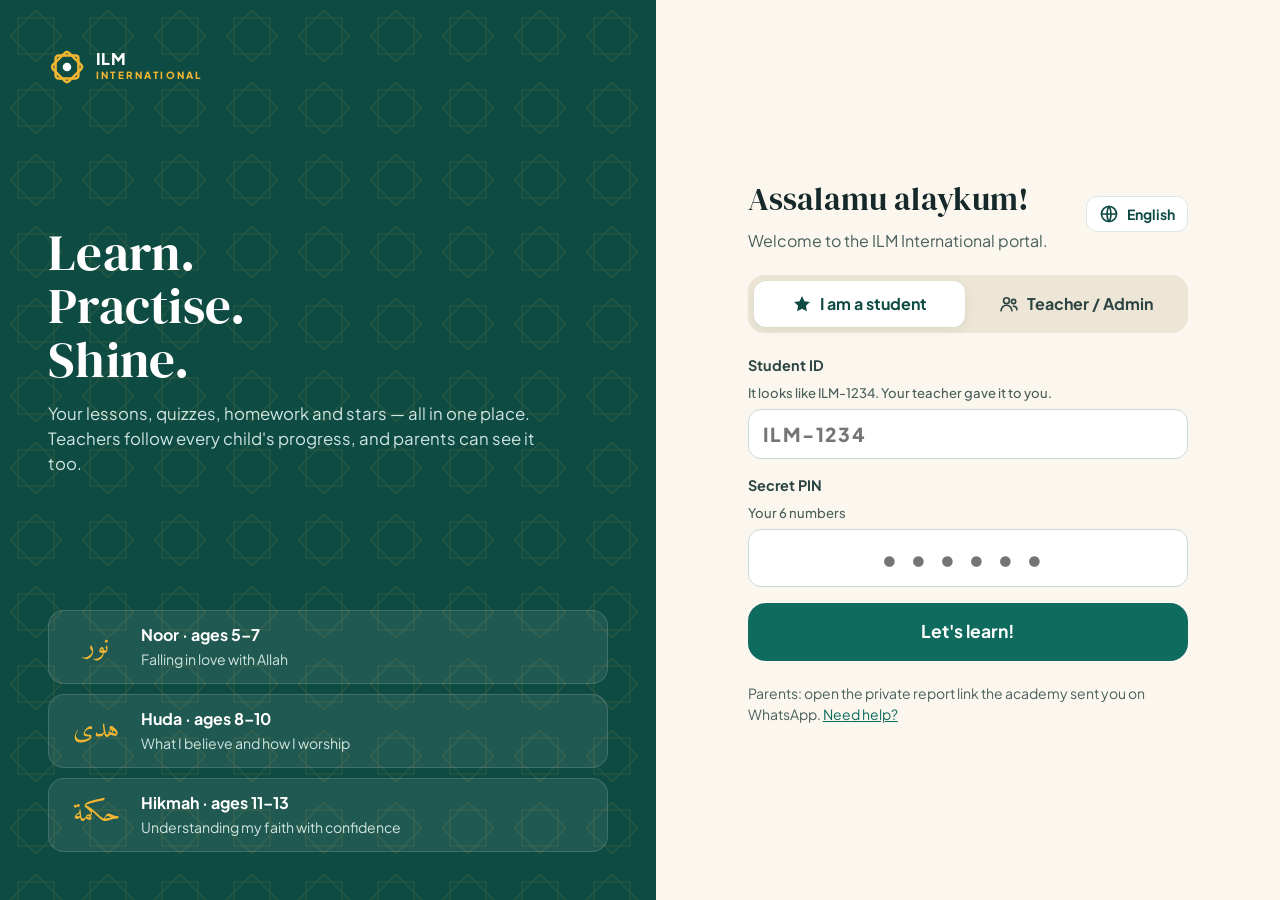
<file: portal.html>
<!doctype html>
<html lang="en">
<head>
<meta charset="utf-8">
<meta name="viewport" content="width=device-width, initial-scale=1">
<title>Learning Portal · ILM International</title>
<meta name="description" content="ILM International learning portal for students, teachers and parents.">
<meta name="robots" content="noindex">
<meta name="theme-color" content="#0E4B43">
<link rel="icon" href="logo.svg" type="image/svg+xml">
<link rel="manifest" href="manifest.webmanifest">
<link rel="apple-touch-icon" href="apple-touch-icon.png">
<meta name="apple-mobile-web-app-capable" content="yes">
<meta name="mobile-web-app-capable" content="yes">
<meta name="apple-mobile-web-app-title" content="ILM Portal">
<link rel="preconnect" href="https://fonts.googleapis.com">
<link rel="preconnect" href="https://fonts.gstatic.com" crossorigin>
<link rel="stylesheet" href="https://fonts.googleapis.com/css2?family=Amiri:wght@400;700&family=DM+Serif+Display&family=Noto+Sans+Arabic:wght@400;600;700;800&family=Noto+Sans+Malayalam:wght@400;600;700;800&family=Plus+Jakarta+Sans:wght@400;500;600;700;800&display=swap">
<link rel="stylesheet" href="portal.css?v=20261116a">
</head>
<body>
<svg width="0" height="0" style="position:absolute" aria-hidden="true">
  <defs>
    <pattern id="ilm-pat" width="72" height="72" patternUnits="userSpaceOnUse"><rect x="18" y="18" width="36" height="36" fill="none" stroke="#F2B632" stroke-width="1.4"/><rect x="18" y="18" width="36" height="36" fill="none" stroke="#F2B632" stroke-width="1.4" transform="rotate(45 36 36)"/></pattern>
    <pattern id="ilm-pat-d" width="72" height="72" patternUnits="userSpaceOnUse"><rect x="18" y="18" width="36" height="36" fill="none" stroke="#0E4B43" stroke-width="1.4"/><rect x="18" y="18" width="36" height="36" fill="none" stroke="#0E4B43" stroke-width="1.4" transform="rotate(45 36 36)"/></pattern>
  </defs>
  <symbol id="i-mark" viewBox="0 0 40 40"><rect x="8" y="8" width="24" height="24" rx="3" fill="none" stroke="#F2B632" stroke-width="2.6"/><rect x="8" y="8" width="24" height="24" rx="3" fill="none" stroke="#F2B632" stroke-width="2.6" transform="rotate(45 20 20)"/><circle cx="20" cy="20" r="4.5" fill="currentColor"/></symbol>
  <symbol id="i-star" viewBox="0 0 24 24"><path fill="currentColor" stroke="none" d="M12 2.5l2.9 6.1 6.6.9-4.8 4.6 1.2 6.6L12 17.6l-5.9 3.1 1.2-6.6L2.5 9.5l6.6-.9z"/></symbol>
  <symbol id="i-check" viewBox="0 0 24 24"><path d="M5 12.5l4.5 4.5L19 7.5"/></symbol>
  <symbol id="i-lock" viewBox="0 0 24 24"><rect x="5" y="11" width="14" height="9" rx="2"/><path d="M8 11V8a4 4 0 0 1 8 0v3"/></symbol>
  <symbol id="i-book" viewBox="0 0 24 24"><path d="M4 5.5A2.5 2.5 0 0 1 6.5 3H20v15H6.5A2.5 2.5 0 0 0 4 20.5z"/><path d="M4 20.5A2.5 2.5 0 0 0 6.5 21H20v-3"/></symbol>
  <symbol id="i-play" viewBox="0 0 24 24"><path fill="currentColor" d="M8 5l11 7-11 7z"/></symbol>
  <symbol id="i-home" viewBox="0 0 24 24"><path d="M3 11l9-8 9 8"/><path d="M5 10v10h14V10"/></symbol>
  <symbol id="i-users" viewBox="0 0 24 24"><circle cx="9" cy="8" r="3.5"/><path d="M2.5 20a6.5 6.5 0 0 1 13 0"/><circle cx="17.5" cy="9" r="2.5"/><path d="M17.5 14.5a4.5 4.5 0 0 1 4 4.5"/></symbol>
  <symbol id="i-calendar" viewBox="0 0 24 24"><rect x="3" y="5" width="18" height="16" rx="2"/><path d="M3 10h18M8 3v4M16 3v4"/></symbol>
  <symbol id="i-clipboard" viewBox="0 0 24 24"><rect x="5" y="4" width="14" height="17" rx="2"/><path d="M9 4h6v3H9zM9 12h6M9 16h4"/></symbol>
  <symbol id="i-coin" viewBox="0 0 24 24"><circle cx="12" cy="12" r="9"/><path d="M12 6.5v11M15 9.5c0-1.2-1.3-2-3-2s-3 .8-3 2 1.3 1.8 3 2.3 3 1 3 2.4-1.3 2.1-3 2.1-3-.8-3-2"/></symbol>
  <symbol id="i-settings" viewBox="0 0 24 24"><path d="M4 6h8M16 6h4M4 12h3M11 12h9M4 18h10M18 18h2"/><circle cx="14" cy="6" r="2"/><circle cx="9" cy="12" r="2"/><circle cx="16" cy="18" r="2"/></symbol>
  <symbol id="i-logout" viewBox="0 0 24 24"><path d="M9 4H5v16h4M15 8l4 4-4 4M19 12H9"/></symbol>
  <symbol id="i-wa" viewBox="0 0 24 24"><path d="M12 3a9 9 0 0 0-7.7 13.6L3 21l4.5-1.2A9 9 0 1 0 12 3z"/><path fill="currentColor" stroke="none" d="M9.2 8.2c.3-.6.6-.6.9-.6h.6c.2 0 .4.1.5.4l.8 1.8c.1.3 0 .5-.1.7l-.5.6c-.1.2-.2.4 0 .6.5.9 1.4 1.8 2.3 2.3.2.1.4.1.6 0l.6-.6c.2-.2.4-.2.7-.1l1.8.8c.3.1.4.3.4.5v.6c0 .3-.1.6-.6.9-.5.3-1.6.6-3.2-.1-1.9-.8-3.6-2.5-4.4-4.4-.7-1.6-.4-2.7-.4-3.2z"/></symbol>
  <symbol id="i-copy" viewBox="0 0 24 24"><rect x="9" y="9" width="11" height="11" rx="2"/><path d="M5 15V5h10"/></symbol>
  <symbol id="i-print" viewBox="0 0 24 24"><path d="M7 8V3h10v5M7 17H4V9h16v8h-3"/><path d="M7 14h10v7H7z"/></symbol>
  <symbol id="i-plus" viewBox="0 0 24 24"><path d="M12 5v14M5 12h14"/></symbol>
  <symbol id="i-edit" viewBox="0 0 24 24"><path d="M4 20h4l10-10-4-4L4 16zM13 7l4 4"/></symbol>
  <symbol id="i-trash" viewBox="0 0 24 24"><path d="M4 7h16M9 7V4h6v3M6 7l1 13h10l1-13"/></symbol>
  <symbol id="i-chev" viewBox="0 0 24 24"><path d="M6 9l6 6 6-6"/></symbol>
  <symbol id="i-back" viewBox="0 0 24 24"><path d="M15 5l-7 7 7 7"/></symbol>
  <symbol id="i-next" viewBox="0 0 24 24"><path d="M9 5l7 7-7 7"/></symbol>
  <symbol id="i-video" viewBox="0 0 24 24"><rect x="3" y="6" width="13" height="12" rx="2"/><path d="M16 10l5-3v10l-5-3"/></symbol>
  <symbol id="i-award" viewBox="0 0 24 24"><circle cx="12" cy="9" r="6"/><path d="M8.5 14L7 22l5-3 5 3-1.5-8"/></symbol>
  <symbol id="i-bell" viewBox="0 0 24 24"><path d="M6 16v-5a6 6 0 0 1 12 0v5l2 2H4zM10 21h4"/></symbol>
  <symbol id="i-search" viewBox="0 0 24 24"><circle cx="11" cy="11" r="6.5"/><path d="M16 16l4.5 4.5"/></symbol>
  <symbol id="i-x" viewBox="0 0 24 24"><path d="M6 6l12 12M18 6L6 18"/></symbol>
  <symbol id="i-heart" viewBox="0 0 24 24"><path d="M12 20s-7-4.4-7-10a4 4 0 0 1 7-2.5A4 4 0 0 1 19 10c0 5.6-7 10-7 10z"/></symbol>
  <symbol id="i-sun" viewBox="0 0 24 24"><circle cx="12" cy="12" r="4"/><path d="M12 3v2M12 19v2M3 12h2M19 12h2M5.6 5.6l1.5 1.5M16.9 16.9l1.5 1.5M5.6 18.4l1.5-1.5M16.9 7.1l1.5-1.5"/></symbol>
  <symbol id="i-link" viewBox="0 0 24 24"><path d="M10 14a4 4 0 0 0 5.7 0l3-3a4 4 0 0 0-5.7-5.7l-1 1"/><path d="M14 10a4 4 0 0 0-5.7 0l-3 3a4 4 0 0 0 5.7 5.7l1-1"/></symbol>
  <symbol id="i-key" viewBox="0 0 24 24"><circle cx="8" cy="15" r="4"/><path d="M11 12l8-8M15.5 7.5l3 3"/></symbol>
  <symbol id="i-cap" viewBox="0 0 24 24"><path d="M2 9l10-5 10 5-10 5z"/><path d="M6 11.5V16c0 1.5 3 3 6 3s6-1.5 6-3v-4.5"/></symbol>
  <symbol id="i-download" viewBox="0 0 24 24"><path d="M12 4v11M7 11l5 5 5-5M5 20h14"/></symbol>
  <symbol id="i-globe" viewBox="0 0 24 24"><circle cx="12" cy="12" r="9"/><path d="M3 12h18M12 3c3 3.4 3 14.6 0 18M12 3c-3 3.4-3 14.6 0 18"/></symbol>
  <symbol id="i-clock" viewBox="0 0 24 24"><circle cx="12" cy="12" r="9"/><path d="M12 7v5l3 2"/></symbol>
  <symbol id="i-more" viewBox="0 0 24 24"><circle cx="5" cy="12" r="1.6" fill="currentColor"/><circle cx="12" cy="12" r="1.6" fill="currentColor"/><circle cx="19" cy="12" r="1.6" fill="currentColor"/></symbol>
  <symbol id="i-grid" viewBox="0 0 24 24"><rect x="4" y="4" width="7" height="7" rx="2"/><rect x="13" y="4" width="7" height="7" rx="2"/><rect x="4" y="13" width="7" height="7" rx="2"/><rect x="13" y="13" width="7" height="7" rx="2"/></symbol>
  <symbol id="i-user" viewBox="0 0 24 24"><circle cx="12" cy="8" r="4"/><path d="M4 21a8 8 0 0 1 16 0"/></symbol>
  <symbol id="i-camera" viewBox="0 0 24 24"><path d="M4 8h3l2-3h6l2 3h3v11H4z"/><circle cx="12" cy="13" r="3.5"/></symbol>
  <symbol id="i-share" viewBox="0 0 24 24"><path d="M12 15V3M8 7l4-4 4 4M5 12v8h14v-8"/></symbol>
  <symbol id="i-pen" viewBox="0 0 24 24"><path d="M4 20l1-5L16 4l4 4L9 19zM14 6l4 4"/></symbol>
</svg>

<div id="app"><div class="loading"><div><i></i>Opening the portal…</div></div></div>
<div class="toasts" id="toasts" role="status" aria-live="polite"></div>
<noscript><p style="padding:24px">Please turn on JavaScript to use the ILM International portal.</p></noscript>

<script src="supabase.js?v=20261116a"></script>
<script src="portal-config.js?v=20261116a"></script>
<script src="portal-i18n.js?v=20261116a"></script>
<script src="portal.js?v=20261116a"></script>
<script src="portal-staff.js?v=20261116a"></script>
</body>
</html>
</file>
<file: styles.css>
:root {
  --teal: #0E6B5E;
  --teal-dark: #0E4B43;
  --blue: #2B7DB0;
  --ink: #15282A;
  --ink-2: #2C4442;
  --muted: #3E5452;
  --muted-2: #4A5F5C;
  --bg: #F3F8F8;
  --card: #FFFFFF;
  --line: #DCE8E6;
  --gold: #F2B632;
  --gold-ink: #2A1E00;
  --wa: #1C8C4E;
  --wa-dark: #136B3A;
  --red: #9A2A1F;
  --shadow: 0 10px 40px rgba(14, 75, 67, 0.08);
  --radius-lg: 32px;
  --radius-md: 24px;
}

* { box-sizing: border-box; }
html { scroll-behavior: smooth; scroll-padding-top: 90px; }
body {
  margin: 0;
  font-family: 'Plus Jakarta Sans', system-ui, -apple-system, 'Segoe UI', sans-serif;
  color: var(--ink);
  background: var(--bg);
  line-height: 1.5;
  padding-bottom: 96px;
}
img { max-width: 100%; display: block; }
a { color: var(--teal); }
a:hover { color: #08392D; }
h1, h2, h3 { margin: 0; }
p { margin: 0; }
.container { max-width: 1200px; margin: 0 auto; padding: 0 24px; }
.ar { font-family: 'Amiri', serif; }
.visually-hidden { position: absolute; width: 1px; height: 1px; overflow: hidden; clip: rect(0 0 0 0); white-space: nowrap; }

/* Buttons */
.btn {
  display: inline-flex; align-items: center; justify-content: center; gap: 10px;
  min-height: 52px; padding: 0 26px; border-radius: 14px;
  font: inherit; font-size: 16px; font-weight: 700; text-decoration: none;
  border: 2px solid transparent; cursor: pointer; transition: transform .15s ease, box-shadow .15s ease, background .15s ease;
}
.btn:hover { transform: translateY(-1px); }
.btn:focus-visible, a:focus-visible, button:focus-visible, input:focus-visible, select:focus-visible { outline: 3px solid var(--blue); outline-offset: 2px; }
.btn-primary { background: var(--teal); color: #fff; }
.btn-primary:hover { background: #0B5A4F; color: #fff; }
.btn-outline { background: #fff; color: var(--teal); border-color: var(--teal); }
.btn-outline:hover { color: #0B5A4F; }
.btn-wa { background: var(--wa); color: #fff; }
.btn-wa:hover { background: var(--wa-dark); color: #fff; }
.btn-gold { background: var(--gold); color: var(--gold-ink); }
.btn-gold:hover { color: var(--gold-ink); background: #E9A91F; }
.btn-white { background: #fff; color: var(--wa-dark); }
.btn-white:hover { color: var(--wa-dark); }
.btn-ghost { background: #fff; color: var(--ink-2); border: 1px solid #CFDDDB; }
.btn-ghost:hover { color: var(--ink); }
.btn-lg { min-height: 56px; font-size: 17px; padding: 0 30px; }
.btn-block { width: 100%; }
.wa-icon { width: 22px; height: 22px; flex: 0 0 auto; }

/* Header */
.site-header { position: sticky; top: 0; z-index: 30; background: #fff; border-bottom: 1px solid var(--line); }
.site-header .container { display: flex; flex-wrap: wrap; align-items: center; justify-content: space-between; gap: 12px; padding-top: 12px; padding-bottom: 12px; }
.brand { display: flex; align-items: center; gap: 12px; text-decoration: none; color: var(--ink); }
.brand img { width: 42px; height: 42px; }
.brand-name { display: flex; flex-direction: column; line-height: 1.1; }
.brand-name strong { font-size: 19px; font-weight: 800; letter-spacing: -0.01em; }
.brand-name span { font-size: 12px; font-weight: 600; color: var(--muted-2); }
.header-actions { display: flex; flex-wrap: wrap; align-items: center; gap: 10px; }
.header-actions .btn { min-height: 44px; padding: 0 18px; font-size: 15px; }
.header-wa { border: 2px solid var(--wa); color: var(--wa-dark); background: #fff; }
.header-wa:hover { color: var(--wa-dark); background: #EEF8F1; }

/* Hero */
.hero { position: relative; overflow: hidden; background: #fff; }
.pattern { position: absolute; inset: 0; width: 100%; height: 100%; pointer-events: none; }
.hero .container { position: relative; display: flex; flex-wrap: wrap; align-items: center; gap: 56px; padding-top: 72px; padding-bottom: 96px; }
.hero-copy { flex: 1 1 500px; min-width: 0; display: flex; flex-direction: column; gap: 22px; }
.badge {
  align-self: flex-start; display: inline-flex; align-items: center; gap: 10px;
  background: var(--gold); color: var(--gold-ink); font-weight: 700; font-size: 15px;
  padding: 10px 16px; border-radius: 999px;
}
.badge-dot { width: 10px; height: 10px; border-radius: 50%; background: #B3261E; animation: pulse 1.6s ease-in-out infinite; }
@keyframes pulse { 50% { opacity: .35; } }
.display {
  font-family: 'DM Serif Display', Georgia, serif; font-weight: 400;
  font-size: clamp(44px, 6vw, 80px); line-height: 1.02; letter-spacing: -0.01em;
}
.display .t1 { color: var(--teal-dark); }
.display .t2 { color: var(--blue); }
.hero-sub { font-size: 21px; font-weight: 700; color: var(--ink-2); }
.hero-text { font-size: 18px; line-height: 1.65; color: var(--muted); max-width: 560px; }
.btn-row { display: flex; flex-wrap: wrap; gap: 12px; }
.ticks { display: flex; flex-wrap: wrap; gap: 10px 22px; font-size: 15px; font-weight: 600; color: var(--ink-2); padding: 0; margin: 4px 0 0; list-style: none; }
.ticks li { display: inline-flex; align-items: center; gap: 8px; }
.ticks svg { width: 20px; height: 20px; color: var(--teal); }

.hero-art { flex: 1 1 440px; min-width: 0; display: flex; justify-content: center; }
.stack { position: relative; width: 100%; max-width: 480px; height: 520px; }
.stack figure { position: absolute; margin: 0; border-radius: 28px; overflow: hidden; box-shadow: 0 18px 40px rgba(14, 75, 67, 0.18); background: #fff; }
.stack img { width: 100%; height: 100%; object-fit: cover; }
.stack .s1 { top: 0; left: 18%; right: 0; height: 66%; transform: rotate(6deg); }
.stack .s2 { top: 14%; left: 6%; right: 8%; height: 66%; transform: rotate(-4deg); }
.stack .s3 { bottom: 0; left: 0; right: 14%; height: 58%; box-shadow: 0 22px 48px rgba(14, 75, 67, 0.24); }
.stack figcaption {
  position: absolute; left: 16px; bottom: 14px; background: rgba(255,255,255,.94); color: var(--ink);
  font-size: 13px; font-weight: 700; padding: 6px 12px; border-radius: 999px;
}

/* Section titles */
.section { padding: 88px 0; }
.section-white { background: #fff; }
.section-title { display: flex; flex-direction: column; align-items: center; gap: 14px; text-align: center; margin-bottom: 48px; }
.section-title h2 { font-size: clamp(32px, 4vw, 52px); line-height: 1.1; font-weight: 800; letter-spacing: -0.03em; color: var(--ink-2); }
.section-title h2 span { color: var(--blue); }
.section-title p { font-size: clamp(17px, 1.8vw, 21px); font-weight: 600; color: var(--muted-2); max-width: 720px; }
.bar { width: 88px; height: 5px; border-radius: 4px; background: var(--blue); }
.eyebrow { font-size: 13px; font-weight: 800; letter-spacing: 0.24em; color: var(--blue); text-transform: uppercase; }

/* Cards */
.grid { display: flex; flex-wrap: wrap; gap: 24px; }
.card { flex: 1 1 320px; min-width: 0; background: var(--card); border-radius: var(--radius-md); padding: 32px; display: flex; flex-direction: column; gap: 14px; box-shadow: var(--shadow); }
.card-soft { background: var(--bg); box-shadow: none; }
.card h3 { font-size: 23px; font-weight: 800; color: var(--ink-2); }
.card p { font-size: 16px; line-height: 1.6; color: var(--muted); }
.icon-chip { width: 60px; height: 60px; border-radius: 18px; background: #E6F1F8; display: flex; align-items: center; justify-content: center; color: var(--blue); }
.card-soft .icon-chip { background: #fff; color: var(--teal); }
.icon-chip svg { width: 30px; height: 30px; }
.num { font-size: 12px; font-weight: 800; letter-spacing: 0.22em; color: var(--blue); }

/* Split card */
.split { background: #fff; border-radius: 36px; overflow: hidden; display: flex; flex-wrap: wrap; box-shadow: var(--shadow); }
.split-body { flex: 1 1 440px; min-width: 0; padding: 48px; display: flex; flex-direction: column; gap: 20px; }
.split-media { flex: 1 1 400px; min-width: 0; min-height: 360px; position: relative; }
.split-media img { position: absolute; inset: 0; width: 100%; height: 100%; object-fit: cover; }
.split-head { display: flex; align-items: center; gap: 16px; }
.split-head::after { content: ""; flex: 1 1 auto; height: 1px; background: #CFE2EC; }
.split h3 { font-size: clamp(30px, 3.4vw, 46px); line-height: 1.08; font-weight: 800; letter-spacing: -0.02em; color: var(--ink-2); }
.split p { font-size: 17px; line-height: 1.65; color: var(--muted); }
.chips { display: flex; flex-wrap: wrap; gap: 10px; padding: 0; margin: 0; list-style: none; }
.chips li { background: #E6F1F8; color: #1A4E70; font-weight: 700; font-size: 15px; padding: 10px 16px; border-radius: 999px; }
.feature-list { list-style: none; margin: 0; padding: 0; display: flex; flex-direction: column; gap: 12px; font-size: 16px; color: var(--ink-2); }
.feature-list li { display: flex; gap: 12px; align-items: flex-start; }
.feature-list svg { width: 20px; height: 20px; flex: 0 0 auto; margin-top: 2px; color: var(--teal); }

/* Languages + ages */
.lang-card { align-items: center; text-align: center; }
.lang-name { font-size: 44px; font-weight: 800; letter-spacing: -0.02em; color: var(--teal); }
.lang-name.ar { font-size: 52px; font-weight: 700; line-height: 1.1; letter-spacing: 0; }
.ages { margin-top: 24px; background: #fff; border-radius: var(--radius-md); padding: 36px; display: flex; flex-wrap: wrap; align-items: center; gap: 28px; box-shadow: var(--shadow); }
.ages-text { flex: 1 1 300px; min-width: 0; display: flex; flex-direction: column; gap: 8px; }
.ages-text h3 { font-size: 26px; font-weight: 800; color: var(--ink-2); }
.ages-text p { color: var(--muted); }
.age-dots { flex: 2 1 420px; min-width: 0; display: flex; flex-wrap: wrap; gap: 10px; padding: 0; margin: 0; list-style: none; }
.age-dots li { width: 52px; height: 52px; border-radius: 50%; background: #E6F1F8; color: #1A4E70; font-size: 19px; font-weight: 800; display: inline-flex; align-items: center; justify-content: center; }

/* Seats band */
.band { position: relative; overflow: hidden; background: var(--teal-dark); color: #fff; border-radius: 36px; display: flex; flex-wrap: wrap; }
.band-body { position: relative; flex: 1 1 480px; min-width: 0; padding: 56px 48px; display: flex; flex-direction: column; gap: 24px; }
.band-media { position: relative; flex: 1 1 380px; min-width: 0; min-height: 360px; }
.band-media img { position: absolute; inset: 0; width: 100%; height: 100%; object-fit: cover; }
.band .eyebrow { color: var(--gold); }
.band h2 { font-family: 'DM Serif Display', Georgia, serif; font-weight: 400; font-size: clamp(40px, 5vw, 64px); line-height: 1.02; }
.band p { font-size: 18px; line-height: 1.6; color: #D7E7E0; max-width: 480px; }
.seats { display: flex; flex-wrap: wrap; gap: 10px; max-width: 520px; padding: 0; margin: 0; list-style: none; }
.seats li { width: 36px; height: 36px; border-radius: 12px 12px 6px 6px; background: var(--gold); }

/* Forms */
.register { display: flex; flex-wrap: wrap; gap: 48px; }
.register-copy { flex: 1 1 360px; min-width: 0; display: flex; flex-direction: column; gap: 18px; }
.register-copy h2 { font-size: clamp(32px, 4vw, 48px); line-height: 1.1; font-weight: 800; letter-spacing: -0.03em; color: var(--ink-2); }
.register-copy p { font-size: 18px; line-height: 1.6; color: var(--muted); }
.wa-card { display: flex; align-items: center; gap: 16px; background: #fff; border: 1px solid #CFE3D7; border-radius: var(--radius-md); padding: 20px 22px; color: var(--ink); text-decoration: none; }
.wa-card:hover { color: var(--ink); border-color: var(--wa); }
.wa-round { width: 56px; height: 56px; border-radius: 50%; background: var(--wa); display: inline-flex; align-items: center; justify-content: center; flex: 0 0 auto; }
.wa-round svg { width: 30px; height: 30px; }
.wa-card small { display: block; font-size: 14px; font-weight: 700; color: var(--wa-dark); }
.wa-card strong { display: block; font-size: 22px; font-weight: 800; }

.form-card { flex: 1 1 520px; min-width: 0; background: #fff; border-radius: var(--radius-lg); padding: 40px; box-shadow: var(--shadow); }
.lead-form { display: flex; flex-direction: column; gap: 18px; }
.row { display: flex; flex-wrap: wrap; gap: 18px; }
.field { flex: 1 1 220px; min-width: 0; display: flex; flex-direction: column; gap: 8px; }
.field.small { flex: 1 1 140px; }
.field label { font-size: 15px; font-weight: 700; }
.field input, .field select {
  height: 50px; border: 1px solid #B9CBC8; border-radius: 12px; padding: 0 14px;
  font: inherit; font-size: 16px; background: #fff; color: var(--ink); width: 100%;
}
.field input:focus, .field select:focus { border-color: var(--teal); }
.hp { position: absolute; left: -9999px; width: 1px; height: 1px; overflow: hidden; }
.form-note { font-size: 14px; color: var(--muted-2); text-align: center; }
.form-error { color: var(--red); font-size: 15px; font-weight: 600; }
.seats-note { text-align: center; font-size: 14px; font-weight: 700; color: var(--red); }

/* Modal */
.modal { position: fixed; inset: 0; z-index: 100; display: flex; align-items: center; justify-content: center; padding: 16px; background: rgba(10, 30, 28, 0.6); }
.modal[hidden] { display: none; }
.modal-box { position: relative; width: 100%; max-width: 560px; max-height: calc(100vh - 32px); overflow-y: auto; background: #fff; border-radius: 28px; padding: 36px 32px 32px; box-shadow: 0 30px 80px rgba(0,0,0,.25); animation: pop .25s ease; }
@keyframes pop { from { transform: translateY(12px) scale(.98); opacity: 0; } }
.modal-close { position: absolute; top: 12px; right: 12px; width: 44px; height: 44px; border-radius: 50%; border: 0; background: var(--bg); color: var(--ink); cursor: pointer; display: flex; align-items: center; justify-content: center; }
.modal-close svg { width: 20px; height: 20px; }
.modal-art { height: 150px; border-radius: 20px; overflow: hidden; margin-bottom: 20px; }
.modal-art img { width: 100%; height: 100%; object-fit: cover; }
.modal h2 { font-size: 28px; font-weight: 800; letter-spacing: -0.02em; color: var(--ink-2); margin-bottom: 8px; padding-right: 40px; }
.modal .lead { font-size: 16px; color: var(--muted); margin-bottom: 20px; }
.modal .btn-row .btn { flex: 1 1 200px; }

/* Floating */
.wa-float { position: fixed; right: 20px; bottom: 100px; z-index: 40; width: 60px; height: 60px; border-radius: 50%; background: var(--wa); display: flex; align-items: center; justify-content: center; box-shadow: 0 10px 24px rgba(19,107,58,.35); }
.wa-float svg { width: 32px; height: 32px; }
.dock { position: fixed; left: 50%; bottom: 20px; transform: translateX(-50%); z-index: 40; display: flex; gap: 6px; padding: 8px; background: #fff; border: 1px solid var(--line); border-radius: 22px; box-shadow: 0 12px 32px rgba(14,75,67,.16); }
.dock a { width: 48px; height: 48px; border-radius: 14px; background: var(--bg); display: flex; align-items: center; justify-content: center; color: var(--ink-2); }
.dock a.active { background: var(--teal); color: #fff; }
.dock svg { width: 22px; height: 22px; }

/* Fee page */
.fee-hero { background: #fff; padding: 64px 0 40px; text-align: center; }
.fee-hero .container { display: flex; flex-direction: column; align-items: center; gap: 14px; }
.fee-hero h1 { font-family: 'DM Serif Display', Georgia, serif; font-weight: 400; font-size: clamp(40px, 5vw, 64px); line-height: 1.05; color: var(--teal-dark); }
.fee-hero p { font-size: 18px; color: var(--muted); max-width: 640px; }
.greeting { font-size: 20px; font-weight: 700; color: var(--ink-2); }
.plans { display: flex; flex-wrap: wrap; gap: 24px; align-items: stretch; }
.plan { flex: 1 1 320px; min-width: 0; background: #fff; border-radius: 28px; padding: 32px; display: flex; flex-direction: column; gap: 18px; box-shadow: var(--shadow); border: 2px solid transparent; }
.plan.featured { border-color: var(--teal); }
.plan-media { height: 160px; border-radius: 18px; overflow: hidden; }
.plan-media img { width: 100%; height: 100%; object-fit: cover; }
.plan-tag { align-self: flex-start; font-size: 13px; font-weight: 800; letter-spacing: .08em; text-transform: uppercase; color: #1A4E70; background: #E6F1F8; padding: 6px 12px; border-radius: 999px; }
.plan h2 { font-size: 26px; font-weight: 800; color: var(--ink-2); }
.price { display: flex; align-items: baseline; gap: 6px; }
.price strong { font-size: 48px; font-weight: 800; letter-spacing: -0.03em; color: var(--teal-dark); }
.price span { font-size: 16px; font-weight: 600; color: var(--muted-2); }
.plan .feature-list { flex: 1 1 auto; }
.plan-actions { display: flex; flex-direction: column; gap: 10px; }
.fee-note { margin-top: 32px; background: #fff; border-radius: var(--radius-md); padding: 28px 32px; display: flex; flex-wrap: wrap; align-items: center; justify-content: space-between; gap: 16px; box-shadow: var(--shadow); }
.fee-note p { color: var(--muted); font-size: 16px; flex: 1 1 360px; }

/* Footer */
.site-footer { background: #fff; border-top: 1px solid var(--line); padding: 32px 0; }
.site-footer .container { display: flex; flex-wrap: wrap; justify-content: space-between; align-items: center; gap: 12px; font-size: 15px; color: var(--muted-2); }
.site-footer strong { color: var(--ink); }
.site-footer a { color: var(--wa-dark); font-weight: 700; }

@media (max-width: 640px) {
  .hero .container { padding-top: 48px; padding-bottom: 64px; gap: 40px; }
  .stack { height: 400px; }
  .split-body, .band-body, .form-card { padding: 28px 22px; }
  .split-media, .band-media { min-height: 240px; }
  .header-wa .wa-num { display: none; }
  .modal-box { padding: 28px 20px 22px; }
  .modal-art { height: 110px; }
}
@media (prefers-reduced-motion: reduce) {
  html { scroll-behavior: auto; }
  .badge-dot, .modal-box { animation: none; }
  .btn { transition: none; }
}

.fee-hero .badge { align-self: center; }

/* Real photos */
img.photo { object-fit: cover; object-position: center 30%; }
.stack .s2 img.photo { object-position: 60% 30%; }
.modal-art img.photo { object-position: center 25%; }
.plan-media img.photo { object-position: center 35%; }

/* link to the learning portal */
.header-portal { font-weight: 700; color: var(--teal-dark); text-decoration: none; padding: 10px 6px; white-space: nowrap; }
.header-portal:hover { text-decoration: underline; }
@media (max-width: 760px) { .header-portal { display: none; } }
</file>
<file: portal.css>
/* ILM International — Learning Portal */
:root {
  --teal: #0E6B5E; --teal-d: #0E4B43; --teal-l: #E3F1EE;
  --gold: #F2B632; --gold-d: #8A5F00; --gold-l: #FFF4D6;
  --blue: #2B7DB0; --blue-l: #E4F0F8;
  --cream: #FBF7EE; --bg: #F3F8F8; --card: #fff;
  --ink: #15282A; --ink-2: #2C4442; --muted: #4A5F5C; --line: #DCE8E6;
  --red: #A3261C; --red-l: #FBE9E7; --green: #17794A; --green-l: #E2F4EA;
  --shadow: 0 10px 34px rgba(14, 75, 67, .09);
  --r: 20px;
}
* { box-sizing: border-box; }
html { -webkit-text-size-adjust: 100%; }
body { margin: 0; font-family: 'Plus Jakarta Sans', system-ui, -apple-system, 'Segoe UI', sans-serif; color: var(--ink); background: var(--bg); line-height: 1.5; font-size: 16px; }
body.kid { background: var(--cream); font-size: 17px; }
body.kid.lv1 { font-size: 19px; }
h1, h2, h3, h4, p { margin: 0; }
h1, h2, .serif { font-family: 'DM Serif Display', Georgia, serif; font-weight: 400; letter-spacing: .005em; }
a { color: var(--teal); }
button, input, select, textarea { font: inherit; color: inherit; }
img, svg { display: block; }
.ar { font-family: 'Amiri', serif; direction: rtl; }
.ic { width: 20px; height: 20px; flex: 0 0 auto; fill: none; stroke: currentColor; stroke-width: 2; stroke-linecap: round; stroke-linejoin: round; }
.ic.fill { fill: currentColor; stroke: none; }
.sr { position: absolute; width: 1px; height: 1px; overflow: hidden; clip: rect(0 0 0 0); white-space: nowrap; }
.muted { color: var(--muted); }
.small { font-size: .875em; }
.row { display: flex; align-items: center; gap: 12px; flex-wrap: wrap; }
.row.nw { flex-wrap: nowrap; }
.nowrap { white-space: nowrap; }
.grow { flex: 1 1 auto; min-width: 0; }
.stack { display: grid; gap: 16px; }
.right { margin-inline-start: auto; }
.center { text-align: center; }
[hidden] { display: none !important; }

/* buttons */
.btn { display: inline-flex; align-items: center; justify-content: center; gap: 8px; min-height: 44px; padding: 10px 18px; border-radius: 14px; border: 1.5px solid transparent; background: var(--teal); color: #fff; font-weight: 700; text-decoration: none; cursor: pointer; transition: transform .12s, background .15s, box-shadow .15s; }
.btn:hover { background: var(--teal-d); }
.btn:active { transform: translateY(1px); }
.btn:focus-visible, .opt:focus-visible, .node:focus-visible, input:focus-visible, select:focus-visible, textarea:focus-visible, .tab:focus-visible, .navlink:focus-visible { outline: 3px solid var(--gold); outline-offset: 2px; }
.btn.gold { background: var(--gold); color: #2A1E00; }
.btn.gold:hover { background: #E5A81F; }
.btn.ghost { background: #fff; color: var(--teal-d); border-color: var(--line); }
.btn.ghost:hover { background: var(--teal-l); }
.btn.soft { background: var(--teal-l); color: var(--teal-d); }
.btn.soft:hover { background: #D2E8E3; }
.btn.danger { background: #fff; color: var(--red); border-color: #EBC9C5; }
.btn.danger:hover { background: var(--red-l); }
.btn.wa { background: #1C8C4E; }
.btn.wa:hover { background: #136B3A; }
.btn.sm { min-height: 36px; padding: 6px 12px; border-radius: 11px; font-size: .875rem; }
.btn.big { min-height: 58px; padding: 14px 28px; border-radius: 18px; font-size: 1.1em; }
.btn.block { width: 100%; }
.btn[disabled] { opacity: .55; cursor: not-allowed; }
.btn.busy { position: relative; color: transparent !important; pointer-events: none; }
.btn.busy::after { content: ''; position: absolute; width: 18px; height: 18px; border-radius: 50%; border: 3px solid rgba(255,255,255,.5); border-top-color: #fff; animation: spin .7s linear infinite; }
.btn.ghost.busy::after, .btn.soft.busy::after, .btn.gold.busy::after { border-color: rgba(14,75,67,.25); border-top-color: var(--teal-d); }
@keyframes spin { to { transform: rotate(360deg); } }

/* forms */
label.f { display: grid; gap: 6px; font-weight: 700; font-size: .9rem; color: var(--ink-2); }
label.f span.hint { font-weight: 500; color: var(--muted); font-size: .82rem; }
input[type=text], input[type=email], input[type=password], input[type=number], input[type=date], input[type=month], input[type=url], input[type=tel], input[type=search], select, textarea {
  width: 100%; min-height: 46px; padding: 10px 14px; border-radius: 13px; border: 1.5px solid #C9DAD7; background: #fff; }
textarea { min-height: 96px; resize: vertical; }
input:focus, select:focus, textarea:focus { border-color: var(--teal); }
.grid2 { display: grid; grid-template-columns: 1fr 1fr; gap: 14px; align-items: end; }
.grid3 { display: grid; grid-template-columns: repeat(3, 1fr); gap: 14px; align-items: end; }
.err { background: var(--red-l); color: var(--red); border-radius: 12px; padding: 10px 14px; font-weight: 600; font-size: .92rem; }
.note { background: var(--gold-l); color: #5B3F00; border-radius: 14px; padding: 12px 16px; font-size: .92rem; }
.info { background: var(--blue-l); color: #154C6E; border-radius: 14px; padding: 12px 16px; font-size: .92rem; }

/* cards + chips */
.card { background: var(--card); border-radius: var(--r); box-shadow: var(--shadow); padding: 22px; }
.card.flat { box-shadow: none; border: 1.5px solid var(--line); }
.chip { display: inline-flex; align-items: center; gap: 6px; padding: 4px 11px; border-radius: 999px; font-size: .8rem; font-weight: 700; background: var(--teal-l); color: var(--teal-d); white-space: nowrap; }
.chip.gold { background: var(--gold-l); color: var(--gold-d); }
.chip.red { background: var(--red-l); color: var(--red); }
.chip.green { background: var(--green-l); color: var(--green); }
.chip.grey { background: #EEF2F1; color: var(--muted); }
.chip.blue { background: var(--blue-l); color: #154C6E; }
.chip .ic { width: 14px; height: 14px; }
.stars-pill { display: inline-flex; align-items: center; gap: 6px; background: var(--gold); color: #2A1E00; font-weight: 800; padding: 6px 14px; border-radius: 999px; }
.stars-pill .ic { width: 18px; height: 18px; }
.avatar { width: 44px; height: 44px; border-radius: 50%; display: inline-flex; align-items: center; justify-content: center; font-weight: 800; color: #fff; flex: 0 0 auto; background: var(--teal); }
.avatar.lg { width: 72px; height: 72px; font-size: 1.7rem; }
.avatar.sm { width: 34px; height: 34px; font-size: .85rem; }
.av1 { background: #0E6B5E; } .av2 { background: #2B7DB0; } .av3 { background: #C2572B; } .av4 { background: #7A4FA3; }
.av5 { background: #B8860B; } .av6 { background: #1C8C4E; } .av7 { background: #C2386B; } .av8 { background: #34495E; }

/* brand + pattern */
.brand { display: inline-flex; align-items: center; gap: 10px; text-decoration: none; color: inherit; }
.brand svg { width: 38px; height: 38px; }
.brand b { display: block; font-weight: 800; letter-spacing: .02em; line-height: 1.05; }
.brand small { display: block; font-size: .62rem; font-weight: 800; letter-spacing: .22em; color: var(--gold-d); }
.on-dark .brand small, .brand.on-dark small { color: var(--gold); }
.pattern { position: absolute; inset: 0; width: 100%; height: 100%; opacity: .1; pointer-events: none; }

/* ------------------------------------------------------------ login */
.login { min-height: 100vh; display: grid; grid-template-columns: minmax(0, 1.05fr) minmax(0, 1fr); }
.login-art { position: relative; overflow: hidden; background: var(--teal-d); color: #fff; padding: 48px; display: flex; flex-direction: column; justify-content: space-between; gap: 32px; }
.login-art h1 { font-size: clamp(2.2rem, 4vw, 3.4rem); line-height: 1.05; max-width: 12ch; }
.login-art p { color: #CFE5DF; max-width: 42ch; font-size: 1.05rem; }
.login-art .levels { display: grid; gap: 10px; position: relative; }
.login-art .lv { display: flex; align-items: center; gap: 14px; background: rgba(255,255,255,.08); border: 1px solid rgba(255,255,255,.14); border-radius: 16px; padding: 12px 16px; }
.login-art .lv .ar { font-size: 1.7rem; color: var(--gold); line-height: 1; width: 62px; text-align: center; }
.login-art .lv b { display: block; } .login-art .lv span { color: #CFE5DF; font-size: .88rem; }
.login-main { display: flex; align-items: center; justify-content: center; padding: 32px 20px; background: var(--cream); }
.login-box { width: 100%; max-width: 440px; }
.login-box h2 { font-size: 2rem; margin-bottom: 6px; }
.tabs { display: grid; grid-template-columns: 1fr 1fr; gap: 6px; background: #EDE6D6; padding: 6px; border-radius: 16px; margin: 22px 0; }
.tab { min-height: 46px; border: 0; border-radius: 12px; background: transparent; font-weight: 700; color: var(--ink-2); cursor: pointer; display: flex; align-items: center; justify-content: center; gap: 8px; }
.tab[aria-selected=true] { background: #fff; color: var(--teal-d); box-shadow: 0 2px 10px rgba(14,75,67,.1); }
.pin-input { letter-spacing: .5em; font-size: 1.5rem; font-weight: 800; text-align: center; }
.code-input { font-size: 1.2rem; font-weight: 800; letter-spacing: .08em; text-transform: uppercase; }
.linkbtn { background: none; border: 0; padding: 0; color: var(--teal); font-weight: 700; text-decoration: underline; cursor: pointer; }

/* ---------------------------------------------------------- student */
.kid-top { position: sticky; top: 0; z-index: 20; background: rgba(251,247,238,.94); backdrop-filter: blur(8px); border-bottom: 1px solid #EDE4CF; }
.kid-top .in { max-width: 860px; margin: 0 auto; padding: 10px 18px; display: flex; align-items: center; gap: 12px; }
.kid-wrap { max-width: 860px; margin: 0 auto; padding: 22px 18px 90px; display: grid; gap: 22px; }
.hello { position: relative; overflow: hidden; background: var(--teal-d); color: #fff; border-radius: 28px; padding: 28px; display: grid; gap: 16px; }
.hello h1 { font-size: clamp(1.7rem, 5vw, 2.4rem); line-height: 1.1; position: relative; }
.hello p { color: #CFE5DF; position: relative; }
.hello .next { position: relative; background: #fff; color: var(--ink); border-radius: 20px; padding: 16px; display: flex; align-items: center; gap: 14px; flex-wrap: wrap; }
.hello .next .lbl { font-size: .78em; font-weight: 800; letter-spacing: .1em; color: var(--teal); text-transform: uppercase; }
.hello .next b { display: block; font-size: 1.1em; }
.mini { display: grid; grid-template-columns: repeat(3, 1fr); gap: 12px; }
.mini .card { padding: 16px; text-align: center; }
.mini b { display: block; font-size: 1.6em; font-family: 'DM Serif Display', serif; font-weight: 400; color: var(--teal-d); line-height: 1.1; }
.mini span { font-size: .8em; color: var(--muted); font-weight: 600; }
.sec-h { display: flex; align-items: baseline; gap: 4px 12px; margin-bottom: 8px; flex-wrap: wrap; }
.sec-h h2 { font-size: 1.55em; }
.card.unit { padding: 0; overflow: hidden; }
.unit-h { display: flex; align-items: center; gap: 14px; padding: 18px 20px; list-style: none; cursor: pointer; }
.unit-h::-webkit-details-marker { display: none; }
.unit-h .chev { color: var(--muted); transition: transform .2s; }
.unit[open] .unit-h .chev { transform: rotate(180deg); }
.unit-n { width: 44px; height: 44px; border-radius: 14px; background: var(--teal-l); color: var(--teal-d); font-weight: 800; display: flex; align-items: center; justify-content: center; flex: 0 0 auto; }
.unit.done .unit-n { background: var(--gold); color: #2A1E00; }
.unit-h h3 { font-size: 1.1em; line-height: 1.25; }
.bar { height: 8px; border-radius: 99px; background: #E6EEEC; overflow: hidden; }
.bar > i { display: block; height: 100%; border-radius: 99px; background: var(--teal); }
.bar.gold > i { background: var(--gold); }
.nodes { list-style: none; margin: 0; padding: 0 20px 18px; display: grid; gap: 4px; position: relative; }
.node { width: 100%; display: flex; align-items: center; gap: 14px; padding: 10px; border-radius: 16px; border: 0; background: transparent; text-align: start; cursor: pointer; position: relative; }
.node:hover:not([disabled]) { background: var(--teal-l); }
.node .dot { width: 46px; height: 46px; border-radius: 50%; display: flex; align-items: center; justify-content: center; flex: 0 0 auto; background: #EEF2F1; color: #8A9B98; border: 3px solid #fff; box-shadow: 0 0 0 2px #E1E9E7; }
.node.read .dot { background: var(--teal-l); color: var(--teal-d); box-shadow: 0 0 0 2px var(--teal); }
.node.passed .dot { background: var(--gold); color: #2A1E00; box-shadow: 0 0 0 2px var(--gold-d); }
.node.now .dot { background: var(--teal); color: #fff; box-shadow: 0 0 0 2px var(--teal), 0 0 0 7px rgba(14,107,94,.18); }
.node.exam .dot { border-radius: 14px; }
.node[disabled] { cursor: default; color: #8A9B98; }
.node b { display: block; font-size: 1em; line-height: 1.25; }
.node span.sub { font-size: .8em; color: var(--muted); font-weight: 600; }
.node[disabled] span.sub { color: #8A9B98; }
.badges { display: grid; grid-template-columns: repeat(auto-fill, minmax(104px, 1fr)); gap: 12px; }
.badge { text-align: center; padding: 14px 8px; border-radius: 18px; background: #fff; border: 1.5px solid var(--line); }
.badge .medal { width: 54px; height: 54px; border-radius: 50%; margin: 0 auto 8px; display: flex; align-items: center; justify-content: center; background: var(--gold); color: #2A1E00; }
.badge .medal .ic { width: 26px; height: 26px; }
.badge b { display: block; font-size: .82em; line-height: 1.2; }
.badge span { font-size: .72em; color: var(--muted); display: block; margin-top: 2px; line-height: 1.25; }
.badge.off { background: transparent; border-style: dashed; }
.badge.off .medal { background: #EEF2F1; color: #A9B7B4; }
.badge.off b { color: var(--muted); }
.hw { display: grid; gap: 10px; }
.hw-item { border: 1.5px solid var(--line); border-radius: 18px; padding: 16px; background: #fff; display: grid; gap: 10px; }
.avatar-pick { display: flex; gap: 10px; flex-wrap: wrap; }
.avatar-pick button { border: 3px solid transparent; border-radius: 50%; padding: 2px; background: none; cursor: pointer; }
.avatar-pick button[aria-pressed=true] { border-color: var(--gold); }

/* lesson stage */
.stage { min-height: 100vh; display: flex; flex-direction: column; background: var(--cream); }
.stage-top { display: flex; align-items: center; gap: 14px; padding: 14px 18px; max-width: 760px; width: 100%; margin: 0 auto; }
.steps { flex: 1; display: flex; gap: 6px; }
.steps i { flex: 1; height: 8px; border-radius: 99px; background: #E9E0CB; }
.steps i.on { background: var(--teal); }
.steps i.q.on { background: var(--gold); }
.stage-body { flex: 1; display: flex; align-items: center; justify-content: center; padding: 10px 18px 24px; }
.slide { width: 100%; max-width: 680px; background: #fff; border-radius: 28px; box-shadow: var(--shadow); padding: clamp(22px, 5vw, 40px); display: grid; gap: 18px; animation: rise .28s ease-out; }
@keyframes rise { from { opacity: 0; transform: translateY(10px); } }
.slide .eyebrow { font-size: .76em; font-weight: 800; letter-spacing: .12em; text-transform: uppercase; color: var(--teal); }
.slide h1 { font-size: clamp(1.6em, 5vw, 2.2em); line-height: 1.12; }
.slide .hook { font-size: 1.3em; font-family: 'DM Serif Display', serif; line-height: 1.3; color: var(--teal-d); }
.slide p { font-size: 1.08em; line-height: 1.65; }
.slide ul { margin: 0; padding: 0; list-style: none; display: grid; gap: 10px; }
.slide ul li { display: flex; gap: 12px; align-items: flex-start; font-size: 1.05em; line-height: 1.5; background: var(--cream); border-radius: 14px; padding: 10px 14px; }
.slide ul li::before { content: ''; flex: 0 0 10px; height: 10px; margin-top: .5em; border-radius: 3px; background: var(--gold); transform: rotate(45deg); }
.phrase { background: var(--teal-d); color: #fff; border-radius: 22px; padding: 26px 18px; text-align: center; position: relative; overflow: hidden; }
.phrase .ar { font-size: clamp(2em, 8vw, 3em); line-height: 1.7; position: relative; }
.phrase .tr { font-weight: 800; color: var(--gold); font-size: 1.1em; position: relative; }
.phrase .mn { color: #CFE5DF; position: relative; }
.todo { background: var(--gold-l); border-radius: 20px; padding: 20px; display: flex; gap: 14px; align-items: flex-start; }
.todo .ic { width: 30px; height: 30px; color: var(--gold-d); }
.stage-foot { position: sticky; bottom: 0; background: linear-gradient(transparent, var(--cream) 30%); padding: 18px; }
.stage-foot .in { max-width: 680px; margin: 0 auto; display: flex; gap: 12px; }
.stage-foot .btn { flex: 1; }
.stage-foot .btn.back { flex: 0 0 auto; }
.opts { display: grid; gap: 12px; }
.opt { display: flex; align-items: center; gap: 14px; width: 100%; min-height: 62px; padding: 12px 16px; border-radius: 18px; border: 2.5px solid var(--line); background: #fff; text-align: start; font-weight: 700; font-size: 1.05em; cursor: pointer; }
.opt .k { width: 36px; height: 36px; border-radius: 12px; background: var(--teal-l); color: var(--teal-d); display: flex; align-items: center; justify-content: center; font-weight: 800; flex: 0 0 auto; }
.opt:hover { border-color: #A9CFC7; }
.opt[aria-pressed=true] { border-color: var(--teal); background: var(--teal-l); }
.opt[aria-pressed=true] .k { background: var(--teal); color: #fff; }
.result-hero { text-align: center; display: grid; gap: 10px; justify-items: center; }
.result-stars { display: flex; gap: 8px; justify-content: center; }
.result-stars .ic { width: 52px; height: 52px; color: #E6DFCB; }
.result-stars .ic.on { color: var(--gold); animation: pop .5s cubic-bezier(.3,1.6,.5,1) backwards; }
.result-stars .ic.on:nth-child(2) { animation-delay: .15s; } .result-stars .ic.on:nth-child(3) { animation-delay: .3s; }
@keyframes pop { from { transform: scale(0) rotate(-40deg); } }
.review { display: grid; gap: 10px; }
.review-item { border-radius: 16px; padding: 14px 16px; background: var(--green-l); display: grid; gap: 4px; }
.review-item.no { background: var(--gold-l); }
.review-item b { font-size: .98em; }
.review-item .ans { font-size: .92em; }
.confetti { position: fixed; inset: 0; pointer-events: none; overflow: hidden; z-index: 60; }
.confetti i { position: absolute; top: -20px; width: 12px; height: 12px; border-radius: 3px; animation: fall 2.4s ease-in forwards; }
@keyframes fall { to { transform: translateY(105vh) rotate(720deg); opacity: .9; } }
@media (prefers-reduced-motion: reduce) { .slide, .result-stars .ic.on { animation: none; } .confetti { display: none; } }

/* ------------------------------------------------------------ staff */
.shell { display: grid; grid-template-columns: 248px minmax(0, 1fr); min-height: 100vh; }
.shell > div { min-width: 0; }
.side { background: var(--teal-d); color: #fff; padding: 22px 14px; display: flex; flex-direction: column; gap: 4px; position: sticky; top: 0; height: 100vh; overflow-y: auto; }
.side .brand { padding: 4px 10px 18px; }
.navlink { display: flex; align-items: center; gap: 12px; padding: 11px 12px; border-radius: 13px; color: #D5E8E3; text-decoration: none; font-weight: 600; border: 0; background: none; cursor: pointer; width: 100%; text-align: left; }
.navlink:hover { background: rgba(255,255,255,.08); color: #fff; }
.navlink[aria-current=page] { background: #fff; color: var(--teal-d); }
.navlink .count { margin-inline-start: auto; background: var(--gold); color: #2A1E00; font-size: .72rem; font-weight: 800; border-radius: 99px; padding: 1px 8px; }
.side .who { margin-top: auto; padding: 14px 10px 0; border-top: 1px solid rgba(255,255,255,.14); display: grid; gap: 10px; }
.side .who b { display: block; } .side .who span { font-size: .78rem; color: #A9CFC7; }
.main { padding: 28px clamp(16px, 3vw, 36px) 80px; min-width: 0; }
.page-h { display: flex; align-items: flex-end; gap: 14px; flex-wrap: wrap; margin-bottom: 22px; }
.page-h h1 { font-size: clamp(1.7rem, 3vw, 2.2rem); line-height: 1.1; }
.page-h p { color: var(--muted); }
.tiles { display: grid; grid-template-columns: repeat(auto-fit, minmax(190px, 1fr)); gap: 14px; }
.tile { background: #fff; border-radius: 18px; padding: 18px; box-shadow: var(--shadow); display: grid; gap: 4px; }
.tile .lbl { font-size: .8rem; font-weight: 700; color: var(--muted); display: flex; align-items: center; gap: 8px; }
.tile b { font-family: 'DM Serif Display', serif; font-weight: 400; font-size: 2rem; line-height: 1.1; color: var(--teal-d); }
.tile span.sub { font-size: .8rem; color: var(--muted); }
.tile.warn b { color: var(--red); }
.tablewrap { background: #fff; border-radius: 18px; box-shadow: var(--shadow); overflow-x: auto; }
table.t { width: 100%; border-collapse: collapse; min-width: 640px; }
table.t th { text-align: left; font-size: .74rem; letter-spacing: .08em; text-transform: uppercase; color: var(--muted); padding: 14px 16px; border-bottom: 1.5px solid var(--line); white-space: nowrap; }
table.t td { padding: 12px 16px; border-bottom: 1px solid #EDF2F1; vertical-align: middle; }
table.t tr:last-child td { border-bottom: 0; }
table.t tr.click { cursor: pointer; }
table.t tr.click:hover td { background: #F6FAF9; }
table.t .num { text-align: right; font-variant-numeric: tabular-nums; }
.empty { text-align: center; padding: 44px 20px; color: var(--muted); display: grid; gap: 12px; justify-items: center; }
.empty .ic { width: 40px; height: 40px; color: #A9CFC7; }
.toolbar { display: flex; gap: 10px; flex-wrap: wrap; align-items: center; margin-bottom: 14px; }
.toolbar input[type=search], .toolbar select, .toolbar input[type=date], .toolbar input[type=month] { width: auto; min-width: 170px; min-height: 42px; }
.seg { display: inline-flex; background: #E6EEEC; border-radius: 12px; padding: 4px; gap: 2px; flex-wrap: wrap; }
.seg button { border: 0; background: transparent; padding: 7px 14px; border-radius: 9px; font-weight: 700; color: var(--ink-2); cursor: pointer; min-height: 36px; }
.seg button[aria-pressed=true] { background: #fff; color: var(--teal-d); box-shadow: 0 1px 6px rgba(14,75,67,.12); }
.seg.att button[aria-pressed=true][data-v=present] { background: var(--green); color: #fff; }
.seg.att button[aria-pressed=true][data-v=late] { background: var(--gold); color: #2A1E00; }
.seg.att button[aria-pressed=true][data-v=absent] { background: var(--red); color: #fff; }
.cols { display: grid; grid-template-columns: minmax(0, 1.5fr) minmax(0, 1fr); gap: 18px; align-items: start; }
.list { display: grid; }
.list > .li { display: flex; align-items: center; gap: 12px; padding: 12px 0; border-bottom: 1px solid #EDF2F1; }
.list > .li:last-child { border-bottom: 0; }
.dots5 { display: inline-flex; gap: 4px; }
.dots5 i { width: 12px; height: 12px; border-radius: 50%; background: #E1E9E7; }
.dots5 i.on { background: var(--gold); }
.rate { display: inline-flex; gap: 6px; }
.rate button { width: 44px; height: 44px; border-radius: 12px; border: 1.5px solid var(--line); background: #fff; font-weight: 800; cursor: pointer; }
.rate button[aria-pressed=true] { background: var(--teal); color: #fff; border-color: var(--teal); }
.attdots { display: flex; gap: 5px; flex-wrap: wrap; }
.attdots i { width: 16px; height: 16px; border-radius: 5px; background: #E1E9E7; }
.attdots i.present { background: var(--green); } .attdots i.late { background: var(--gold); } .attdots i.absent { background: var(--red); }
details.acc { background: #fff; border-radius: 18px; box-shadow: var(--shadow); }
details.acc + details.acc { margin-top: 12px; }
details.acc > summary { list-style: none; cursor: pointer; padding: 16px 20px; display: flex; align-items: center; gap: 14px; }
details.acc > summary::-webkit-details-marker { display: none; }
details.acc > summary .chev { margin-inline-start: auto; transition: transform .2s; }
details.acc[open] > summary .chev { transform: rotate(180deg); }
details.acc > .body { padding: 0 20px 18px; display: grid; gap: 10px; }
.lesson-row { border: 1.5px solid var(--line); border-radius: 14px; padding: 12px 14px; display: flex; gap: 12px; align-items: center; flex-wrap: wrap; }
.prose { display: grid; gap: 10px; white-space: pre-line; }
.creds { background: var(--teal-d); color: #fff; border-radius: 20px; padding: 22px; display: grid; gap: 14px; text-align: center; }
.creds .v { font-size: 1.9rem; font-weight: 800; letter-spacing: .12em; color: var(--gold); font-variant-numeric: tabular-nums; }
.creds .k { font-size: .72rem; letter-spacing: .16em; text-transform: uppercase; color: #A9CFC7; font-weight: 700; }
.mobnav { display: none; }

/* modal + toast */
.modal { position: fixed; inset: 0; z-index: 50; background: rgba(9, 38, 34, .55); display: flex; align-items: flex-start; justify-content: center; padding: 4vh 14px; overflow-y: auto; }
.modal .box { background: #fff; border-radius: 24px; width: 100%; max-width: 620px; padding: 26px; display: grid; gap: 18px; animation: rise .2s ease-out; }
.modal .box.wide { max-width: 860px; }
.modal h2 { font-size: 1.6rem; line-height: 1.15; }
.modal .foot { display: flex; gap: 10px; justify-content: flex-end; flex-wrap: wrap; }
.toasts { position: fixed; left: 50%; top: 14px; transform: translateX(-50%); z-index: 70; display: grid; gap: 8px; width: min(92vw, 420px); }
.toast { background: var(--ink); color: #fff; border-radius: 14px; padding: 12px 16px; font-weight: 600; box-shadow: 0 10px 30px rgba(0,0,0,.2); animation: rise .2s ease-out; display: flex; gap: 10px; align-items: center; }
.toast.bad { background: var(--red); }
.toast.good .ic { color: var(--gold); }
.loading { min-height: 60vh; display: grid; place-items: center; color: var(--muted); font-weight: 600; }
.loading i { width: 34px; height: 34px; border-radius: 50%; border: 4px solid #D6E6E3; border-top-color: var(--teal); animation: spin .8s linear infinite; display: block; margin: 0 auto 12px; }

/* ----------------------------------------------------------- parent */
.report-top { position: relative; overflow: hidden; background: var(--teal-d); color: #fff; padding: 26px 18px 70px; }
.report-top .in, .report-wrap { max-width: 900px; margin: 0 auto; }
.report-top h1 { font-size: clamp(1.8rem, 5vw, 2.6rem); line-height: 1.1; }
.report-wrap { padding: 0 18px 70px; margin-top: -46px; position: relative; display: grid; gap: 18px; }
.due-banner { background: #fff; border: 2px solid var(--gold); border-radius: 22px; padding: 20px; display: grid; gap: 14px; box-shadow: var(--shadow); }
.due-row { display: flex; align-items: center; gap: 14px; flex-wrap: wrap; padding: 12px 0; border-top: 1px solid #F0E6C8; }
.due-row .amt { font-family: 'DM Serif Display', serif; font-size: 1.7rem; color: var(--teal-d); line-height: 1; }

/* certificate */
.cert-screen { min-height: 100vh; background: #E9E3D3; padding: 20px; display: grid; gap: 16px; justify-items: center; align-content: start; }
.cert { width: min(100%, 1000px); aspect-ratio: 1.414 / 1; background: var(--cream); position: relative; overflow: hidden; padding: 6%; display: flex; flex-direction: column; align-items: center; justify-content: center; text-align: center; gap: 1.6%; border: 10px solid var(--teal-d); outline: 3px solid var(--gold); outline-offset: -22px; }
.cert .pattern { opacity: .06; }
.cert .k { font-size: clamp(.6rem, 1.5vw, .95rem); letter-spacing: .3em; font-weight: 800; color: var(--gold-d); text-transform: uppercase; position: relative; }
.cert h1 { font-size: clamp(1.4rem, 5.4vw, 3.6rem); color: var(--teal-d); line-height: 1.05; position: relative; }
.cert .name { font-family: 'DM Serif Display', serif; font-size: clamp(1.5rem, 6vw, 4rem); border-bottom: 2px solid var(--gold); padding: 0 6% 1%; position: relative; line-height: 1.1; }
.cert .for { font-size: clamp(.8rem, 2.2vw, 1.5rem); font-weight: 800; color: var(--ink); position: relative; }
.cert p { font-size: clamp(.62rem, 1.6vw, 1.05rem); color: var(--muted); max-width: 60ch; position: relative; }
.cert .sig { display: flex; gap: 12%; margin-top: 2%; font-size: clamp(.55rem, 1.4vw, .95rem); color: var(--muted); position: relative; }
.cert .sig b { display: block; color: var(--ink); border-top: 1.5px solid var(--ink-2); padding-top: 6px; min-width: 14ch; }
.cert svg.seal { width: clamp(34px, 8vw, 84px); height: clamp(34px, 8vw, 84px); position: relative; }

/* --------------------------------------------------------- responsive */
@media (max-width: 900px) {
  .login { grid-template-columns: 1fr; }
  .login-art { padding: 26px 20px; gap: 18px; }
  .login-art .levels { display: none; }
  .login-art h1 { font-size: 2rem; max-width: none; }
  .shell { grid-template-columns: minmax(0, 1fr); }
  .side { display: none; }
  .mobnav { display: flex; position: sticky; top: 0; z-index: 30; background: var(--teal-d); color: #fff; padding: 8px 10px; gap: 6px; overflow-x: auto; align-items: center; scrollbar-width: none; }
  .mobnav::-webkit-scrollbar { display: none; }
  .mobnav .navlink { width: auto; white-space: nowrap; padding: 9px 12px; flex: 0 0 auto; font-size: .9rem; }
  .cols { grid-template-columns: 1fr; }
  .main { padding: 18px 14px 70px; }
}
@media (max-width: 620px) {
  .grid2, .grid3 { grid-template-columns: 1fr; }
  .mini { gap: 8px; } .mini .card { padding: 12px 6px; }
  .tiles { grid-template-columns: 1fr 1fr; gap: 10px; }
  .tile { padding: 14px; } .tile b { font-size: 1.6rem; }
  .kid-top .in { gap: 8px; padding: 8px 12px; }
  .kid-top .btn .lbl { display: none; }
  .page-h .row .btn { flex: 1 1 auto; }
  .card { padding: 18px; }
  .hello { padding: 22px 18px; border-radius: 24px; }
  .modal .box { padding: 20px; border-radius: 20px; }
  .toolbar input[type=search], .toolbar select { flex: 1 1 100%; }
  .stage-foot .btn.big { min-height: 54px; }
}
@media print {
  body { background: #fff !important; }
  .no-print { display: none !important; }
  .cert-screen { padding: 0; background: #fff; }
  .cert { width: 100%; box-shadow: none; }
  @page { size: A4 landscape; margin: 8mm; }
}

/* ------------------------------------------------------------ languages */
.langs { display: grid; grid-template-columns: 1fr 1fr; gap: 10px; }
.langs .opt { min-height: 56px; }
.chip-select { width: auto; min-height: 30px; padding: 2px 26px 2px 10px; border-radius: 999px; font-size: .8rem; font-weight: 700; background-color: var(--blue-l); color: #154C6E; border: 0; }
.tr-src { background: var(--bg); border-radius: 10px; padding: 8px 12px; font-size: .86rem; color: var(--muted); white-space: pre-line; max-height: 160px; overflow: auto; }
[dir=rtl] .ic.dir { transform: scaleX(-1); }
[dir=rtl] .steps, [dir=rtl] .bar { direction: rtl; }
html[lang=ar] body { font-family: 'Noto Sans Arabic', 'Plus Jakarta Sans', system-ui, sans-serif; line-height: 1.7; }
html[lang=ml] body { font-family: 'Noto Sans Malayalam', 'Plus Jakarta Sans', system-ui, sans-serif; line-height: 1.7; }
html[lang=ar] :is(h1, h2, .serif, .hook, .cert .name) { font-family: 'Noto Sans Arabic', 'Amiri', serif; font-weight: 700; line-height: 1.45; }
html[lang=ml] :is(h1, h2, .serif, .hook, .cert .name) { font-family: 'Noto Sans Malayalam', serif; font-weight: 700; line-height: 1.45; }
html[lang=ar] :is(.mini b, .tile b, .due-row .amt), html[lang=ml] :is(.mini b, .tile b, .due-row .amt) { font-family: 'DM Serif Display', 'Noto Sans Arabic', 'Noto Sans Malayalam', serif; }
/* letter-spacing breaks joined scripts, so it is switched off for them */
html[lang=ar] *, html[lang=ml] * { letter-spacing: 0 !important; }
html[lang=ar] .slide .eyebrow, html[lang=ml] .slide .eyebrow, html[lang=ar] .hello .next .lbl, html[lang=ml] .hello .next .lbl { font-size: .9em; }
html[lang=ar] .phrase .ar { font-family: 'Amiri', serif; }
html[lang=ml] .slide h1, html[lang=ar] .slide h1 { font-size: clamp(1.45em, 4.6vw, 2em); }
html[lang=ml] .hello h1, html[lang=ar] .hello h1 { font-size: clamp(1.5rem, 4.6vw, 2.1rem); }
@media (max-width: 620px) { .lang-btn span { display: none; } .langs { grid-template-columns: 1fr; } }

/* ===================================================================
   November 2026 — class schedule, reminders, teacher profile,
   phone navigation for teachers
   =================================================================== */
img.avatar { object-fit: cover; background: var(--line); }
.avatar.xl { width: 108px; height: 108px; font-size: 2.3rem; }

/* phone: top bar + bottom tab bar instead of the sideways-scrolling strip */
.mobtop, .tabbar { display: none; }
.sheet-list { display: grid; gap: 4px; }
.sheet-list button, .sheet-list a { display: flex; align-items: center; gap: 14px; width: 100%; padding: 14px 12px; border: 0; background: none; border-radius: 14px; font: inherit; font-weight: 700; color: var(--ink); cursor: pointer; text-align: start; text-decoration: none; }
.sheet-list button:hover, .sheet-list a:hover { background: var(--teal-l); }
.sheet-list button[aria-current=page] { background: var(--teal-l); color: var(--teal-d); }
.sheet-list .ic { color: var(--teal); }
.sheet-list .count { margin-inline-start: auto; background: var(--gold); color: #2A1E00; font-size: .72rem; font-weight: 800; border-radius: 99px; padding: 1px 8px; }
.side .who button.me { display: flex; gap: 10px; align-items: center; background: none; border: 0; color: inherit; font: inherit; text-align: start; cursor: pointer; padding: 6px; border-radius: 12px; }
.side .who button.me:hover { background: rgba(255,255,255,.08); }
@media (max-width: 900px) {
  .mobnav { display: none !important; }
  .mobtop { display: flex; align-items: center; gap: 10px; position: sticky; top: 0; z-index: 30; background: var(--teal-d); color: #fff; padding: 10px 14px; }
  .mobtop .me { background: none; border: 0; padding: 0; cursor: pointer; border-radius: 50%; }
  .tabbar { display: grid; grid-template-columns: repeat(5, minmax(0, 1fr)); position: fixed; inset: auto 0 0 0; z-index: 40; background: #fff; border-top: 1px solid var(--line); padding: 6px 6px calc(6px + env(safe-area-inset-bottom)); box-shadow: 0 -8px 26px rgba(14,75,67,.08); }
  .tabbar button { position: relative; border: 0; background: none; display: grid; justify-items: center; align-content: center; gap: 3px; font: inherit; font-size: .72rem; font-weight: 700; color: var(--muted); padding: 6px 2px; border-radius: 14px; min-height: 54px; cursor: pointer; }
  .tabbar button .ic { width: 23px; height: 23px; }
  .tabbar button[aria-current=page] { color: var(--teal-d); background: var(--teal-l); }
  .tabbar .count { position: absolute; top: 3px; inset-inline-start: calc(50% + 6px); background: var(--gold); color: #2A1E00; font-size: .68rem; font-weight: 800; border-radius: 99px; padding: 0 6px; line-height: 1.5; }
  .main { padding-bottom: 120px; }
}

/* next class card (students, parents, teachers) */
.nextclass { background: #fff; border-radius: var(--r); box-shadow: var(--shadow); padding: 20px; display: grid; gap: 14px; border: 2px solid transparent; }
.nextclass.soon { border-color: var(--gold); }
.nextclass.live { border-color: var(--green); background: linear-gradient(180deg, var(--green-l), #fff 60%); }
.nextclass .eyebrow { font-size: .75rem; font-weight: 800; letter-spacing: .12em; text-transform: uppercase; color: var(--gold-d); }
.nc-when { font-family: 'DM Serif Display', serif; font-size: clamp(1.4rem, 4vw, 1.8rem); color: var(--teal-d); line-height: 1.1; }
.nc-title { font-weight: 800; }
.countdown { display: inline-flex; align-items: center; gap: 6px; font-weight: 800; font-size: .85rem; padding: 4px 11px; border-radius: 99px; background: var(--teal-l); color: var(--teal-d); }
.live .countdown { background: var(--green); color: #fff; }
.soon .countdown { background: var(--gold); color: #2A1E00; }
.live .countdown::before { content: ''; width: 8px; height: 8px; border-radius: 50%; background: #fff; animation: pulse 1.2s ease-in-out infinite; }
@keyframes pulse { 50% { opacity: .3; } }
.teacher-mini { display: flex; align-items: center; gap: 12px; }
.teacher-mini b { display: block; }
.upcoming { display: grid; gap: 2px; border-top: 1px solid var(--line); padding-top: 10px; }
.upcoming .u { display: flex; gap: 10px; align-items: baseline; font-size: .92rem; padding: 4px 0; }
.upcoming .u b { min-width: 9ch; }
.remind-row { display: flex; gap: 10px; align-items: center; flex-wrap: wrap; background: var(--teal-l); color: var(--teal-d); border-radius: 14px; padding: 10px 12px; font-size: .92rem; font-weight: 600; }
.remind-row .grow { min-width: 160px; }
.live-banner { position: sticky; top: 0; z-index: 35; background: var(--gold); color: #2A1E00; display: flex; gap: 12px; align-items: center; justify-content: center; flex-wrap: wrap; padding: 10px 14px; font-weight: 800; box-shadow: 0 6px 18px rgba(0,0,0,.08); }
.live-banner.live { background: var(--green); color: #fff; }
.live-banner .btn { min-height: 38px; padding: 6px 16px; }
.live-banner.live .btn { background: #fff; color: var(--green); }
body.kid .live-banner, .report-wrap .live-banner { position: static; border-radius: 18px; }

/* staff: schedule */
.day-h { font-weight: 800; color: var(--muted); font-size: .8rem; letter-spacing: .1em; text-transform: uppercase; margin: 22px 2px 10px; }
.day-h:first-child { margin-top: 0; }
.meet-row { background: #fff; border-radius: 18px; box-shadow: var(--shadow); padding: 14px 16px; display: flex; gap: 14px; align-items: center; flex-wrap: wrap; margin-bottom: 10px; border-inline-start: 5px solid var(--teal); }
.meet-row.soon { border-inline-start-color: var(--gold); }
.meet-row.live { border-inline-start-color: var(--green); }
.meet-time { min-width: 92px; }
.meet-time b { display: block; font-size: 1.2rem; color: var(--teal-d); }
.meet-row .acts { display: flex; gap: 6px; flex-wrap: wrap; align-items: center; }
.quick { display: grid; grid-template-columns: repeat(auto-fit, minmax(150px, 1fr)); gap: 10px; }
.quick button { background: #fff; border: 1.5px solid var(--line); border-radius: 18px; padding: 16px; display: grid; gap: 10px; justify-items: start; font: inherit; font-weight: 700; color: var(--ink); cursor: pointer; text-align: start; transition: border-color .15s, transform .12s; }
.quick button:hover { border-color: var(--teal); }
.quick button:active { transform: translateY(1px); }
.quick button .ic { width: 26px; height: 26px; color: var(--teal); }
.quick button small { font-weight: 500; color: var(--muted); font-size: .8rem; }
.pick-cards { display: grid; gap: 8px; }
.pick-cards label { display: flex; gap: 12px; align-items: flex-start; border: 1.5px solid var(--line); border-radius: 14px; padding: 12px 14px; cursor: pointer; font-weight: 600; }
.pick-cards label:has(input:checked) { border-color: var(--teal); background: var(--teal-l); }
.pick-cards input[type=radio] { width: 20px; height: 20px; margin-top: 2px; flex: 0 0 auto; accent-color: var(--teal); }
.pick-cards small { display: block; font-weight: 500; color: var(--muted); }

/* "More" menu next to big action buttons */
details.more { position: relative; }
details.more > summary { list-style: none; }
details.more > summary::-webkit-details-marker { display: none; }
details.more .menu { position: absolute; inset-inline-end: 0; top: calc(100% + 6px); z-index: 25; background: #fff; border-radius: 16px; box-shadow: 0 16px 40px rgba(14,75,67,.2); border: 1px solid var(--line); padding: 6px; min-width: 230px; display: grid; }
details.more .menu button, details.more .menu a { display: flex; gap: 10px; align-items: center; padding: 11px 12px; border: 0; background: none; border-radius: 10px; font: inherit; font-weight: 600; color: var(--ink); text-decoration: none; cursor: pointer; text-align: start; }
details.more .menu button:hover, details.more .menu a:hover { background: var(--teal-l); }

/* profile */
.photo-pick { display: flex; gap: 18px; align-items: center; flex-wrap: wrap; }
.badges-more { justify-self: center; }
@media (max-width: 620px) {
  .meet-row { padding: 12px 14px; }
  .meet-row .acts { width: 100%; }
  .meet-row .acts .btn { flex: 1 1 auto; }
  .quick { grid-template-columns: 1fr 1fr; }
}
@media (max-width: 440px) { .kid-top .brand span { display: none; } .kid-top .in { gap: 6px; } }
</file>
